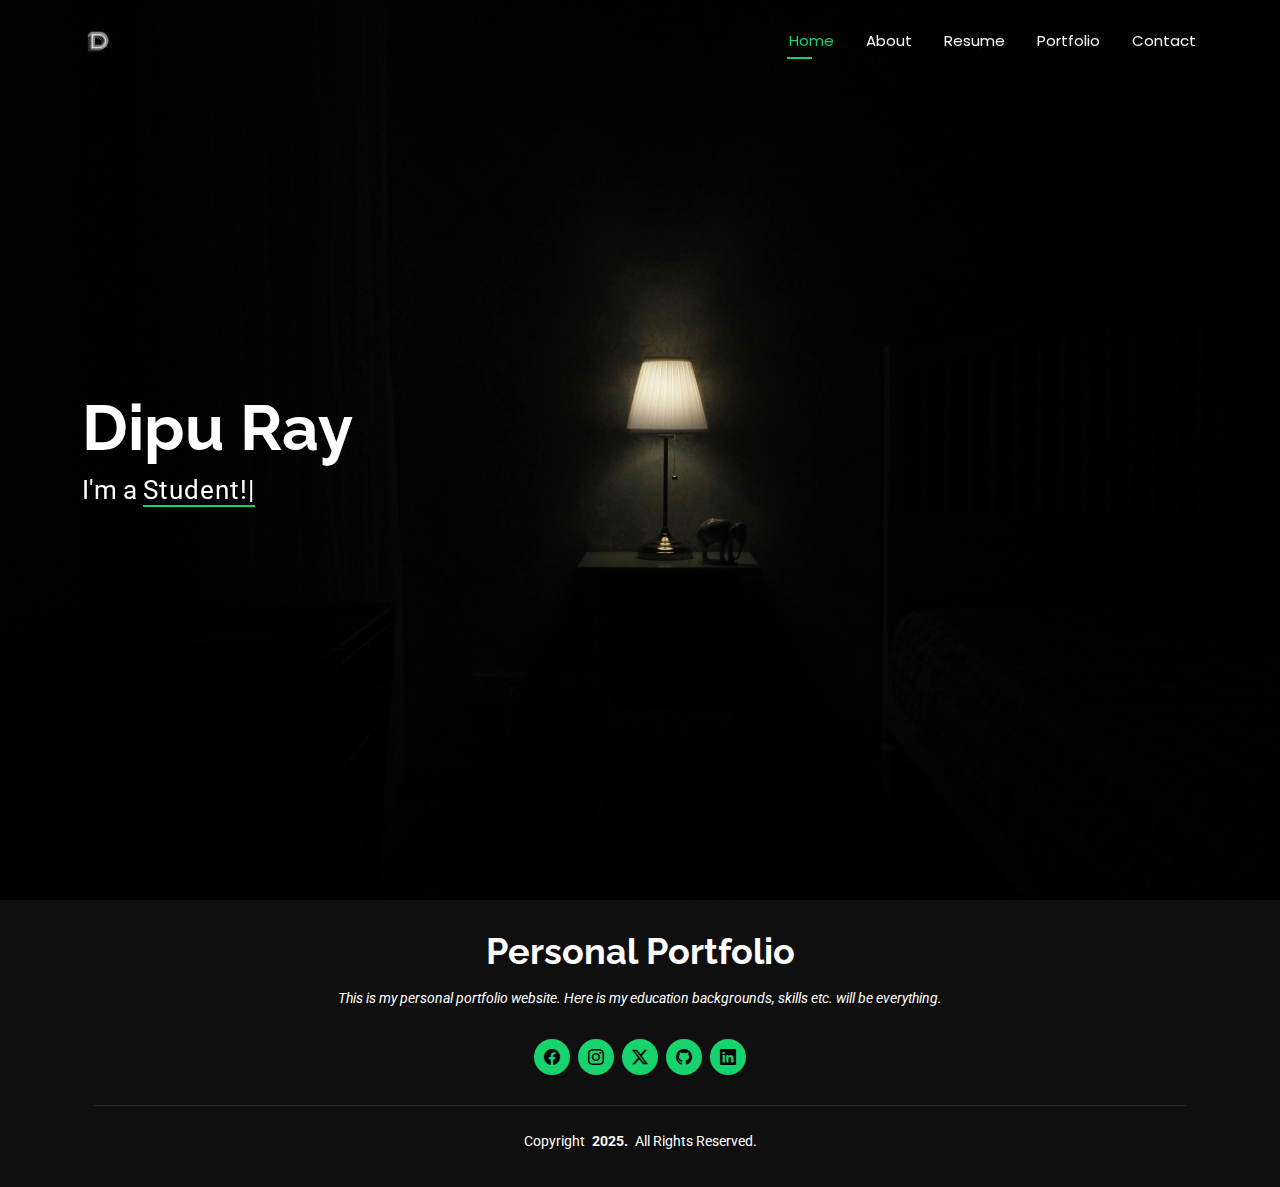
<file: index.html>
<!DOCTYPE html>
<html lang="en">
  <head>
    <meta charset="utf-8" />
    <meta content="width=device-width, initial-scale=1.0" name="viewport" />
    <title>Dipu Ray</title>
    <meta name="description" content="dipu ray, personal portfolio website" />
    <meta name="keywords" content="education, skills, experience" />

    <!-- Favicons -->
    <link href="assets/img/fav_icon.jpg" rel="icon" />
    <link href="assets/img/apple-touch-icon.png" rel="apple-touch-icon" />

    <!-- Fonts -->
    <link href="https://fonts.googleapis.com" rel="preconnect" />
    <link href="https://fonts.gstatic.com" rel="preconnect" crossorigin />
    <link
      href="https://fonts.googleapis.com/css2?family=Roboto:ital,wght@0,100;0,300;0,400;0,500;0,700;0,900;1,100;1,300;1,400;1,500;1,700;1,900&family=Poppins:ital,wght@0,100;0,200;0,300;0,400;0,500;0,600;0,700;0,800;0,900;1,100;1,200;1,300;1,400;1,500;1,600;1,700;1,800;1,900&family=Raleway:ital,wght@0,100;0,200;0,300;0,400;0,500;0,600;0,700;0,800;0,900;1,100;1,200;1,300;1,400;1,500;1,600;1,700;1,800;1,900&display=swap"
      rel="stylesheet"
    />

    <!-- Vendor CSS Files -->
    <link
      href="assets/vendor/bootstrap/css/bootstrap.min.css"
      rel="stylesheet"
    />
    <link
      href="assets/vendor/bootstrap-icons/bootstrap-icons.css"
      rel="stylesheet"
    />
    <link href="assets/vendor/aos/aos.css" rel="stylesheet" />
    <link href="assets/vendor/swiper/swiper-bundle.min.css" rel="stylesheet" />
    <link
      href="assets/vendor/glightbox/css/glightbox.min.css"
      rel="stylesheet"
    />

    <!-- Main CSS File -->
    <link href="assets/css/main.css" rel="stylesheet" />
  </head>

  <body class="index-page">
    <header id="header" class="header d-flex align-items-center fixed-top">
      <div
        class="container-fluid container-xl position-relative d-flex align-items-center justify-content-between"
      >
        <a href="index.html" class="logo d-flex align-items-center">
          <img src="assets/img/logo.png" alt="" />
          <!-- <h1 class="sitename">Personal</h1> -->
        </a>

        <nav id="navmenu" class="navmenu">
          <ul>
            <li><a href="index.html" class="active">Home</a></li>
            <li><a href="about.html">About</a></li>
            <li><a href="resume.html">Resume</a></li>
            <li><a href="portfolio.html">Portfolio</a></li>
            <li><a href="contact.html">Contact</a></li>
          </ul>
          <i class="mobile-nav-toggle d-xl-none bi bi-list"></i>
        </nav>
      </div>
    </header>

    <main class="main">
      <!-- Hero Section -->
      <section id="hero" class="hero section dark-background">
        <img src="assets/img/hero-bg.png" alt="" data-aos="fade-in" />

        <div class="container" data-aos="zoom-out" data-aos-delay="100">
          <h2>Dipu Ray</h2>
          <p>
            I'm a
            <span class="typed" data-typed-items="Student!, Lazy Programmer!"
              >Student!</span
            ><span class="typed-cursor typed-cursor--blink"></span>
          </p>
          <!-- <div class="social-links">
          <a href="#"><i class="bi bi-twitter-x"></i></a>
          <a href="#"><i class="bi bi-facebook"></i></a>
          <a href="#"><i class="bi bi-instagram"></i></a>
          <a href="#"><i class="bi bi-linkedin"></i></a>
        </div> -->
        </div>
      </section>
      <!-- /Hero Section -->
    </main>

    <footer id="footer" class="footer dark-background">
      <div class="container">
        <h3 class="sitename">Personal Portfolio</h3>
        <p>This is my personal portfolio website. Here is my education backgrounds, skills etc. will be everything.</p>
        <div class="social-links d-flex justify-content-center">
          <a href="https://web.facebook.com/dipu.591" target="_blank"><i class="bi bi-facebook"></i></a>
          <a href="https://www.instagram.com/dipu_ray.16/" target="_blank"><i class="bi bi-instagram"></i></a>
          <a href="https://x.com/dipu_ray23" target="_blank"><i class="bi bi-twitter-x"></i></a>
          <a href="https://github.com/dipu-ray" target="_blank"><i class="bi bi-github"></i></a>
          <a href="https://www.linkedin.com/in/dipu-ray/" target="_blank"><i class="bi bi-linkedin"></i></a>
        </div>
        <div class="container">
          <div class="copyright">
            <span>Copyright</span>
            <strong class="px-1 sitename">2025.</strong>
            <span>All Rights Reserved.</span>
          </div>
          <div class="credits">
            <!-- credit or designed by section -->
          </div>
        </div>
      </div>
    </footer>

    <!-- Scroll Top -->
    <a
      href="#"
      id="scroll-top"
      class="scroll-top d-flex align-items-center justify-content-center"
      ><i class="bi bi-arrow-up-short"></i
    ></a>

    <!-- Preloader -->
    <div id="preloader"></div>

    <!-- Vendor JS Files -->
    <script src="assets/vendor/bootstrap/js/bootstrap.bundle.min.js"></script>
    <script src="assets/vendor/php-email-form/validate.js"></script>
    <script src="assets/vendor/aos/aos.js"></script>
    <script src="assets/vendor/typed.js/typed.umd.js"></script>
    <script src="assets/vendor/purecounter/purecounter_vanilla.js"></script>
    <script src="assets/vendor/waypoints/noframework.waypoints.js"></script>
    <script src="assets/vendor/swiper/swiper-bundle.min.js"></script>
    <script src="assets/vendor/glightbox/js/glightbox.min.js"></script>
    <script src="assets/vendor/imagesloaded/imagesloaded.pkgd.min.js"></script>
    <script src="assets/vendor/isotope-layout/isotope.pkgd.min.js"></script>

    <!-- Main JS File -->
    <script src="assets/js/main.js"></script>
  </body>
</html>
</file>
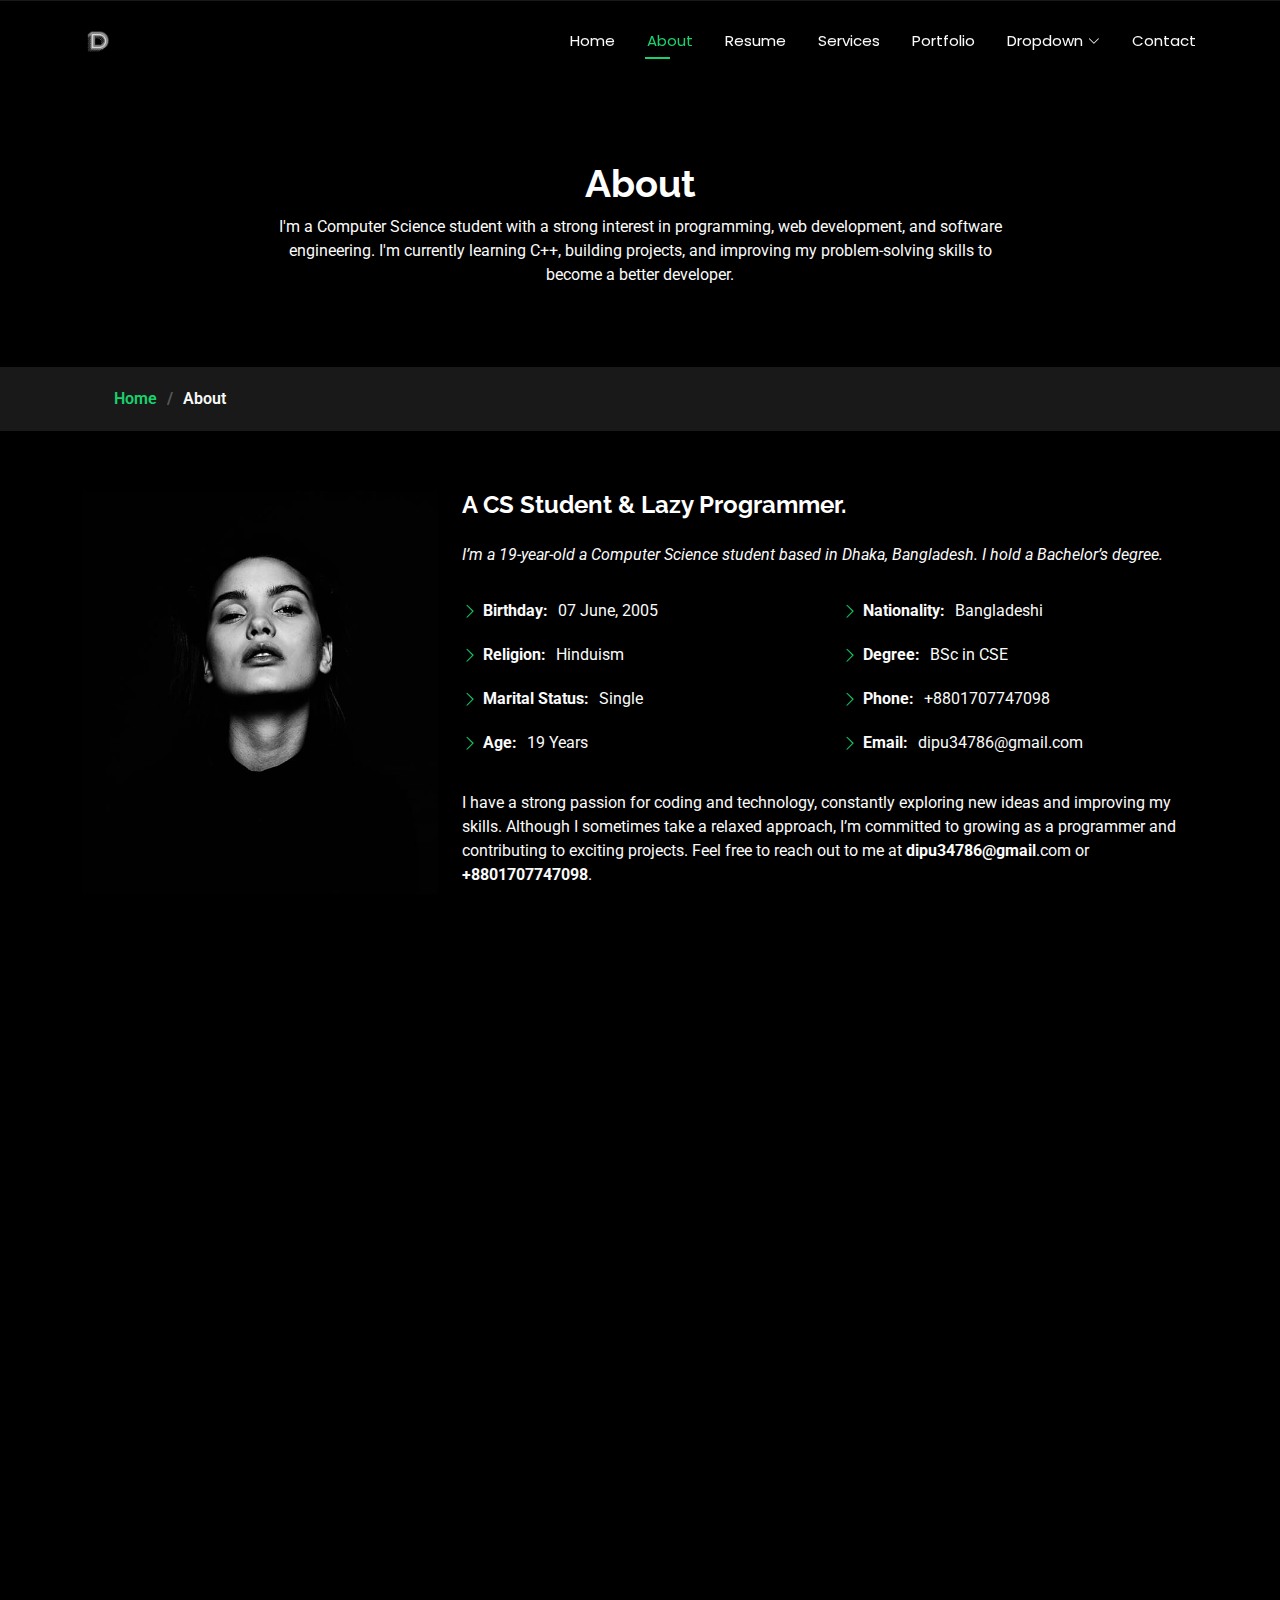
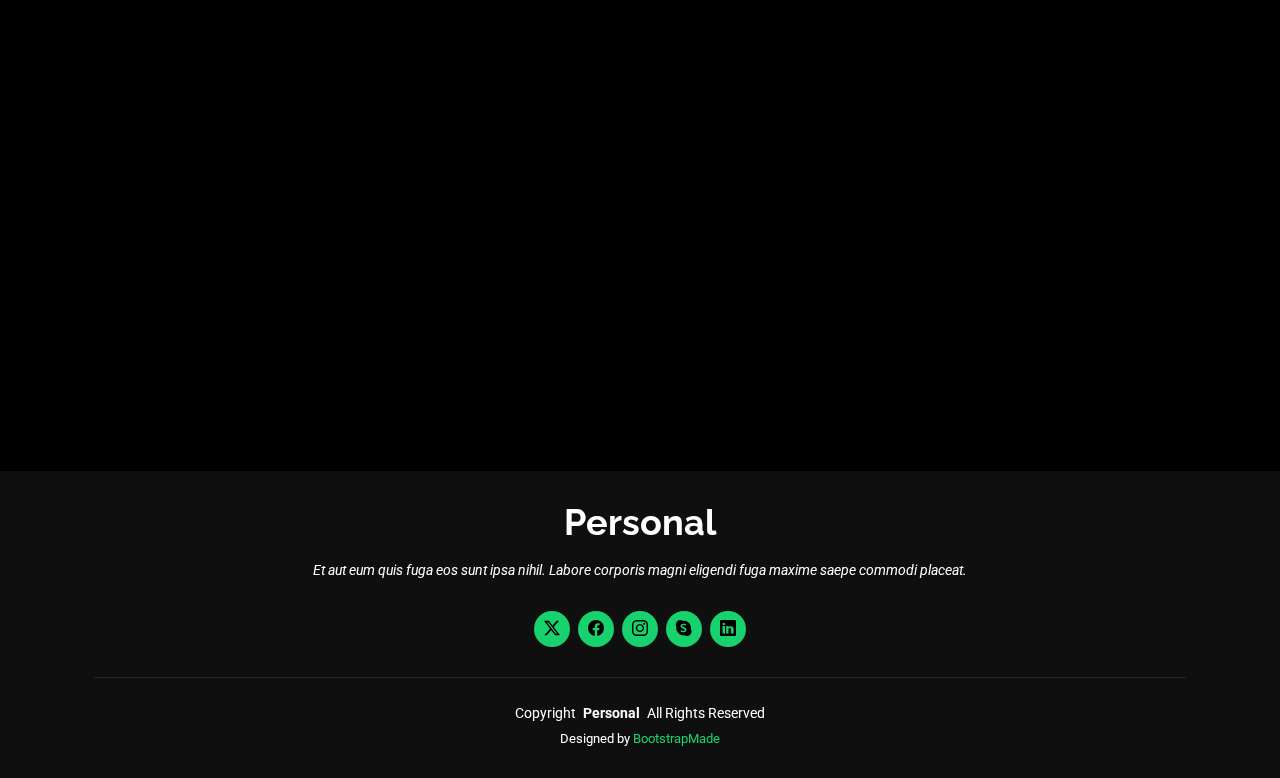
<file: about.html>
<!DOCTYPE html>
<html lang="en">
  <head>
    <meta charset="utf-8" />
    <meta content="width=device-width, initial-scale=1.0" name="viewport" />
    <title>Dipu Ray</title>
    <meta name="description" content="dipu ray, personal portfolio website" />
    <meta name="keywords" content="education, skills, experience" />

    <!-- Favicons -->
    <link href="assets/img/fav_icon.jpg" rel="icon" />
    <link href="assets/img/apple-touch-icon.png" rel="apple-touch-icon" />

    <!-- Fonts -->
    <link href="https://fonts.googleapis.com" rel="preconnect" />
    <link href="https://fonts.gstatic.com" rel="preconnect" crossorigin />
    <link
      href="https://fonts.googleapis.com/css2?family=Roboto:ital,wght@0,100;0,300;0,400;0,500;0,700;0,900;1,100;1,300;1,400;1,500;1,700;1,900&family=Poppins:ital,wght@0,100;0,200;0,300;0,400;0,500;0,600;0,700;0,800;0,900;1,100;1,200;1,300;1,400;1,500;1,600;1,700;1,800;1,900&family=Raleway:ital,wght@0,100;0,200;0,300;0,400;0,500;0,600;0,700;0,800;0,900;1,100;1,200;1,300;1,400;1,500;1,600;1,700;1,800;1,900&display=swap"
      rel="stylesheet"
    />

    <!-- Vendor CSS Files -->
    <link
      href="assets/vendor/bootstrap/css/bootstrap.min.css"
      rel="stylesheet"
    />
    <link
      href="assets/vendor/bootstrap-icons/bootstrap-icons.css"
      rel="stylesheet"
    />
    <link href="assets/vendor/aos/aos.css" rel="stylesheet" />
    <link href="assets/vendor/swiper/swiper-bundle.min.css" rel="stylesheet" />
    <link
      href="assets/vendor/glightbox/css/glightbox.min.css"
      rel="stylesheet"
    />

    <!-- Main CSS File -->
    <link href="assets/css/main.css" rel="stylesheet" />
  </head>

  <body class="about-page">
    <header id="header" class="header d-flex align-items-center fixed-top">
      <div
        class="container-fluid container-xl position-relative d-flex align-items-center justify-content-between"
      >
        <a href="index.html" class="logo d-flex align-items-center">
          <img src="assets/img/logo.png" alt="" />
          <!-- <h1 class="sitename">Personal</h1> -->
        </a>

        <nav id="navmenu" class="navmenu">
          <ul>
            <li><a href="index.html">Home</a></li>
            <li><a href="about.html" class="active">About</a></li>
            <li><a href="resume.html">Resume</a></li>
            <li><a href="services.html">Services</a></li>
            <li><a href="portfolio.html">Portfolio</a></li>
            <li class="dropdown">
              <a href="#"
                ><span>Dropdown</span>
                <i class="bi bi-chevron-down toggle-dropdown"></i
              ></a>
              <ul>
                <li><a href="#">Dropdown 1</a></li>
                <li class="dropdown">
                  <a href="#"
                    ><span>Deep Dropdown</span>
                    <i class="bi bi-chevron-down toggle-dropdown"></i
                  ></a>
                  <ul>
                    <li><a href="#">Deep Dropdown 1</a></li>
                    <li><a href="#">Deep Dropdown 2</a></li>
                    <li><a href="#">Deep Dropdown 3</a></li>
                    <li><a href="#">Deep Dropdown 4</a></li>
                    <li><a href="#">Deep Dropdown 5</a></li>
                  </ul>
                </li>
                <li><a href="#">Dropdown 2</a></li>
                <li><a href="#">Dropdown 3</a></li>
                <li><a href="#">Dropdown 4</a></li>
              </ul>
            </li>
            <li><a href="contact.html">Contact</a></li>
          </ul>
          <i class="mobile-nav-toggle d-xl-none bi bi-list"></i>
        </nav>
      </div>
    </header>

    <main class="main">
      <!-- Page Title -->
      <div class="page-title" data-aos="fade">
        <div class="heading">
          <div class="container">
            <div class="row d-flex justify-content-center text-center">
              <div class="col-lg-8">
                <h1>About</h1>
                <p class="mb-0">
                  I'm a Computer Science student with a strong interest in
                  programming, web development, and software engineering. I'm
                  currently learning C++, building projects, and improving my
                  problem-solving skills to become a better developer.
                </p>
              </div>
            </div>
          </div>
        </div>
        <nav class="breadcrumbs">
          <div class="container">
            <ol>
              <li><a href="index.html">Home</a></li>
              <li class="current">About</li>
            </ol>
          </div>
        </nav>
      </div>
      <!-- End Page Title -->

      <!-- About Section -->
      <section id="about" class="about section">
        <div class="container" data-aos="fade-up" data-aos-delay="100">
          <div class="row gy-4 justify-content-center">
            <div class="col-lg-4">
              <img src="assets/img/profile-img.jpg" class="img-fluid" alt="" />
            </div>
            <div class="col-lg-8 content">
              <h2>A CS Student &amp; Lazy Programmer.</h2>
              <p class="fst-italic py-3">
                I’m a 19-year-old a Computer Science student based in Dhaka,
                Bangladesh. I hold a Bachelor’s degree.
              </p>
              <div class="row">
                <div class="col-lg-6">
                  <ul>
                    <li>
                      <i class="bi bi-chevron-right"></i>
                      <strong>Birthday:</strong> <span>07 June, 2005</span>
                    </li>
                    <li>
                      <i class="bi bi-chevron-right"></i>
                      <strong>Religion:</strong> <span>Hinduism</span>
                    </li>
                    <li>
                      <i class="bi bi-chevron-right"></i>
                      <strong>Marital Status:</strong> <span>Single</span>
                    </li>
                    <li>
                      <i class="bi bi-chevron-right"></i> <strong>Age:</strong>
                      <span>19 Years</span>
                    </li>
                  </ul>
                </div>
                <div class="col-lg-6">
                  <ul>
                    <li>
                      <i class="bi bi-chevron-right"></i>
                      <strong>Nationality:</strong> <span>Bangladeshi</span>
                    </li>
                    <li>
                      <i class="bi bi-chevron-right"></i>
                      <strong>Degree:</strong> <span>BSc in CSE</span>
                    </li>
                    <li>
                      <i class="bi bi-chevron-right"></i>
                      <strong>Phone:</strong> <span>+8801707747098</span>
                    </li>
                    <li>
                      <i class="bi bi-chevron-right"></i>
                      <strong>Email:</strong> <span>dipu34786@gmail.com</span>
                    </li>
                  </ul>
                </div>
              </div>
              <p class="py-3">
                I have a strong passion for coding and technology, constantly
                exploring new ideas and improving my skills. Although I
                sometimes take a relaxed approach, I’m committed to growing as a
                programmer and contributing to exciting projects. Feel free to
                reach out to me at <strong>dipu34786@gmail</strong>.com or
                <strong>+8801707747098</strong>.
              </p>
            </div>
          </div>
        </div>
      </section>
      <!-- /About Section -->

      <!-- Skills Section -->
      <section id="skills" class="skills section">
        <!-- Section Title -->
        <div class="container section-title" data-aos="fade-up">
          <h2>Skills</h2>
          <div>
            <span>My</span> <span class="description-title">Skills</span>
          </div>
        </div>
        <!-- End Section Title -->

        <div class="container" data-aos="fade-up" data-aos-delay="100">
          <div class="row skills-content skills-animation">
            <div class="col-lg-6">
              <div class="progress">
                <span class="skill"
                  ><span>HTML</span> <i class="val">95%</i></span
                >
                <div class="progress-bar-wrap">
                  <div
                    class="progress-bar"
                    role="progressbar"
                    aria-valuenow="95"
                    aria-valuemin="0"
                    aria-valuemax="100"
                  ></div>
                </div>
              </div>
              <!-- End Skills Item -->

              <div class="progress">
                <span class="skill"
                  ><span>CSS</span> <i class="val">90%</i></span
                >
                <div class="progress-bar-wrap">
                  <div
                    class="progress-bar"
                    role="progressbar"
                    aria-valuenow="90"
                    aria-valuemin="0"
                    aria-valuemax="100"
                  ></div>
                </div>
              </div>
              <!-- End Skills Item -->

              <div class="progress">
                <span class="skill"
                  ><span>Bootstrap</span> <i class="val">90%</i></span
                >
                <div class="progress-bar-wrap">
                  <div
                    class="progress-bar"
                    role="progressbar"
                    aria-valuenow="90"
                    aria-valuemin="0"
                    aria-valuemax="100"
                  ></div>
                </div>
              </div>
              <!-- End Skills Item -->

              <div class="progress">
                <span class="skill"
                  ><span>Tailwind CSS</span> <i class="val">80%</i></span
                >
                <div class="progress-bar-wrap">
                  <div
                    class="progress-bar"
                    role="progressbar"
                    aria-valuenow="80"
                    aria-valuemin="0"
                    aria-valuemax="100"
                  ></div>
                </div>
              </div>
              <!-- End Skills Item -->

              <div class="progress">
                <span class="skill"
                  ><span>JavaScript</span> <i class="val">60%</i></span
                >
                <div class="progress-bar-wrap">
                  <div
                    class="progress-bar"
                    role="progressbar"
                    aria-valuenow="60"
                    aria-valuemin="0"
                    aria-valuemax="100"
                  ></div>
                </div>
              </div>
              <!-- End Skills Item -->
              
              <div class="progress">
                <span class="skill"
                  ><span>ReactJS</span> <i class="val">40%</i></span
                >
                <div class="progress-bar-wrap">
                  <div
                    class="progress-bar"
                    role="progressbar"
                    aria-valuenow="40"
                    aria-valuemin="0"
                    aria-valuemax="100"
                  ></div>
                </div>
              </div>
              <!-- End Skills Item -->
            </div>

            <div class="col-lg-6">
              <div class="progress">
                <span class="skill"
                  ><span>Git and GitHub</span> <i class="val">95%</i></span
                >
                <div class="progress-bar-wrap">
                  <div
                    class="progress-bar"
                    role="progressbar"
                    aria-valuenow="95"
                    aria-valuemin="0"
                    aria-valuemax="100"
                  ></div>
                </div>
              </div>
              <div class="progress">
                <span class="skill"
                  ><span>Python</span> <i class="val">80%</i></span
                >
                <div class="progress-bar-wrap">
                  <div
                    class="progress-bar"
                    role="progressbar"
                    aria-valuenow="80"
                    aria-valuemin="0"
                    aria-valuemax="100"
                  ></div>
                </div>
              </div>
              <!-- End Skills Item -->

              <div class="progress">
                <span class="skill"
                  ><span>Django</span> <i class="val">85%</i></span
                >
                <div class="progress-bar-wrap">
                  <div
                    class="progress-bar"
                    role="progressbar"
                    aria-valuenow="85"
                    aria-valuemin="0"
                    aria-valuemax="100"
                  ></div>
                </div>
              </div>
              <!-- End Skills Item -->

              <div class="progress">
                <span class="skill"
                  ><span>C</span> <i class="val">90%</i></span
                >
                <div class="progress-bar-wrap">
                  <div
                    class="progress-bar"
                    role="progressbar"
                    aria-valuenow="90"
                    aria-valuemin="0"
                    aria-valuemax="100"
                  ></div>
                </div>
              </div>
              <!-- End Skills Item -->

              <div class="progress">
                <span class="skill"
                  ><span>C++</span> <i class="val">90%</i></span
                >
                <div class="progress-bar-wrap">
                  <div
                    class="progress-bar"
                    role="progressbar"
                    aria-valuenow="90"
                    aria-valuemin="0"
                    aria-valuemax="100"
                  ></div>
                </div>
              </div>
              <!-- End Skills Item -->
              
              <div class="progress">
                <span class="skill"
                  ><span>Data Structures and Algorithms</span> <i class="val">30%</i></span
                >
                <div class="progress-bar-wrap">
                  <div
                    class="progress-bar"
                    role="progressbar"
                    aria-valuenow="30"
                    aria-valuemin="0"
                    aria-valuemax="100"
                  ></div>
                </div>
              </div>
              <!-- End Skills Item -->
            </div>
          </div>
        </div>
      </section>
      <!-- /Skills Section -->

      <!-- Interests Section -->
      <section id="interests" class="interests section">
        <!-- Section Title -->
        <div class="container section-title" data-aos="fade-up">
          <h2>Feature</h2>
          <div>
            <span>I'm</span>
            <span class="description-title">interested in</span>
          </div>
        </div>
        <!-- End Section Title -->

        <div class="container">
          <div class="row gy-4">
            <div
              class="col-lg-3 col-md-4"
              data-aos="fade-up"
              data-aos-delay="100"
            >
              <div class="features-item">
                <i class="bi bi-eye" style="color: #ffbb2c"></i>
                <h3><a href="" class="stretched-link">Lorem Ipsum</a></h3>
              </div>
            </div>
            <!-- End Feature Item -->

            <div
              class="col-lg-3 col-md-4"
              data-aos="fade-up"
              data-aos-delay="200"
            >
              <div class="features-item">
                <i class="bi bi-infinity" style="color: #5578ff"></i>
                <h3><a href="" class="stretched-link">Dolor Sitema</a></h3>
              </div>
            </div>
            <!-- End Feature Item -->

            <div
              class="col-lg-3 col-md-4"
              data-aos="fade-up"
              data-aos-delay="300"
            >
              <div class="features-item">
                <i class="bi bi-mortarboard" style="color: #e80368"></i>
                <h3><a href="" class="stretched-link">Sed perspiciatis</a></h3>
              </div>
            </div>
            <!-- End Feature Item -->

            <div
              class="col-lg-3 col-md-4"
              data-aos="fade-up"
              data-aos-delay="400"
            >
              <div class="features-item">
                <i class="bi bi-nut" style="color: #e361ff"></i>
                <h3><a href="" class="stretched-link">Magni Dolores</a></h3>
              </div>
            </div>
            <!-- End Feature Item -->

            <div
              class="col-lg-3 col-md-4"
              data-aos="fade-up"
              data-aos-delay="500"
            >
              <div class="features-item">
                <i class="bi bi-shuffle" style="color: #47aeff"></i>
                <h3><a href="" class="stretched-link">Nemo Enim</a></h3>
              </div>
            </div>
            <!-- End Feature Item -->

            <div
              class="col-lg-3 col-md-4"
              data-aos="fade-up"
              data-aos-delay="600"
            >
              <div class="features-item">
                <i class="bi bi-star" style="color: #ffa76e"></i>
                <h3><a href="" class="stretched-link">Eiusmod Tempor</a></h3>
              </div>
            </div>
            <!-- End Feature Item -->

            <div
              class="col-lg-3 col-md-4"
              data-aos="fade-up"
              data-aos-delay="700"
            >
              <div class="features-item">
                <i class="bi bi-x-diamond" style="color: #11dbcf"></i>
                <h3><a href="" class="stretched-link">Midela Teren</a></h3>
              </div>
            </div>
            <!-- End Feature Item -->

            <div
              class="col-lg-3 col-md-4"
              data-aos="fade-up"
              data-aos-delay="800"
            >
              <div class="features-item">
                <i class="bi bi-camera-video" style="color: #4233ff"></i>
                <h3><a href="" class="stretched-link">Pira Neve</a></h3>
              </div>
            </div>
            <!-- End Feature Item -->

            <div
              class="col-lg-3 col-md-4"
              data-aos="fade-up"
              data-aos-delay="900"
            >
              <div class="features-item">
                <i class="bi bi-command" style="color: #b2904f"></i>
                <h3><a href="" class="stretched-link">Dirada Pack</a></h3>
              </div>
            </div>
            <!-- End Feature Item -->

            <div
              class="col-lg-3 col-md-4"
              data-aos="fade-up"
              data-aos-delay="1000"
            >
              <div class="features-item">
                <i class="bi bi-dribbble" style="color: #b20969"></i>
                <h3><a href="" class="stretched-link">Moton Ideal</a></h3>
              </div>
            </div>
            <!-- End Feature Item -->

            <div
              class="col-lg-3 col-md-4"
              data-aos="fade-up"
              data-aos-delay="1100"
            >
              <div class="features-item">
                <i class="bi bi-activity" style="color: #ff5828"></i>
                <h3><a href="" class="stretched-link">Verdo Park</a></h3>
              </div>
            </div>
            <!-- End Feature Item -->

            <div
              class="col-lg-3 col-md-4"
              data-aos="fade-up"
              data-aos-delay="1200"
            >
              <div class="features-item">
                <i class="bi bi-brightness-high" style="color: #29cc61"></i>
                <h3><a href="" class="stretched-link">Flavor Nivelanda</a></h3>
              </div>
            </div>
            <!-- End Feature Item -->
          </div>
        </div>
      </section>
      <!-- /Interests Section -->
    </main>

    <footer id="footer" class="footer dark-background">
      <div class="container">
        <h3 class="sitename">Personal</h3>
        <p>
          Et aut eum quis fuga eos sunt ipsa nihil. Labore corporis magni
          eligendi fuga maxime saepe commodi placeat.
        </p>
        <div class="social-links d-flex justify-content-center">
          <a href=""><i class="bi bi-twitter-x"></i></a>
          <a href=""><i class="bi bi-facebook"></i></a>
          <a href=""><i class="bi bi-instagram"></i></a>
          <a href=""><i class="bi bi-skype"></i></a>
          <a href=""><i class="bi bi-linkedin"></i></a>
        </div>
        <div class="container">
          <div class="copyright">
            <span>Copyright</span>
            <strong class="px-1 sitename">Personal</strong>
            <span>All Rights Reserved</span>
          </div>
          <div class="credits">
            <!-- All the links in the footer should remain intact. -->
            <!-- You can delete the links only if you've purchased the pro version. -->
            <!-- Licensing information: https://bootstrapmade.com/license/ -->
            <!-- Purchase the pro version with working PHP/AJAX contact form: [buy-url] -->
            Designed by <a href="https://bootstrapmade.com/">BootstrapMade</a>
          </div>
        </div>
      </div>
    </footer>

    <!-- Scroll Top -->
    <a
      href="#"
      id="scroll-top"
      class="scroll-top d-flex align-items-center justify-content-center"
      ><i class="bi bi-arrow-up-short"></i
    ></a>

    <!-- Preloader -->
    <div id="preloader"></div>

    <!-- Vendor JS Files -->
    <script src="assets/vendor/bootstrap/js/bootstrap.bundle.min.js"></script>
    <script src="assets/vendor/php-email-form/validate.js"></script>
    <script src="assets/vendor/aos/aos.js"></script>
    <script src="assets/vendor/typed.js/typed.umd.js"></script>
    <script src="assets/vendor/purecounter/purecounter_vanilla.js"></script>
    <script src="assets/vendor/waypoints/noframework.waypoints.js"></script>
    <script src="assets/vendor/swiper/swiper-bundle.min.js"></script>
    <script src="assets/vendor/glightbox/js/glightbox.min.js"></script>
    <script src="assets/vendor/imagesloaded/imagesloaded.pkgd.min.js"></script>
    <script src="assets/vendor/isotope-layout/isotope.pkgd.min.js"></script>

    <!-- Main JS File -->
    <script src="assets/js/main.js"></script>
  </body>
</html>
</file>
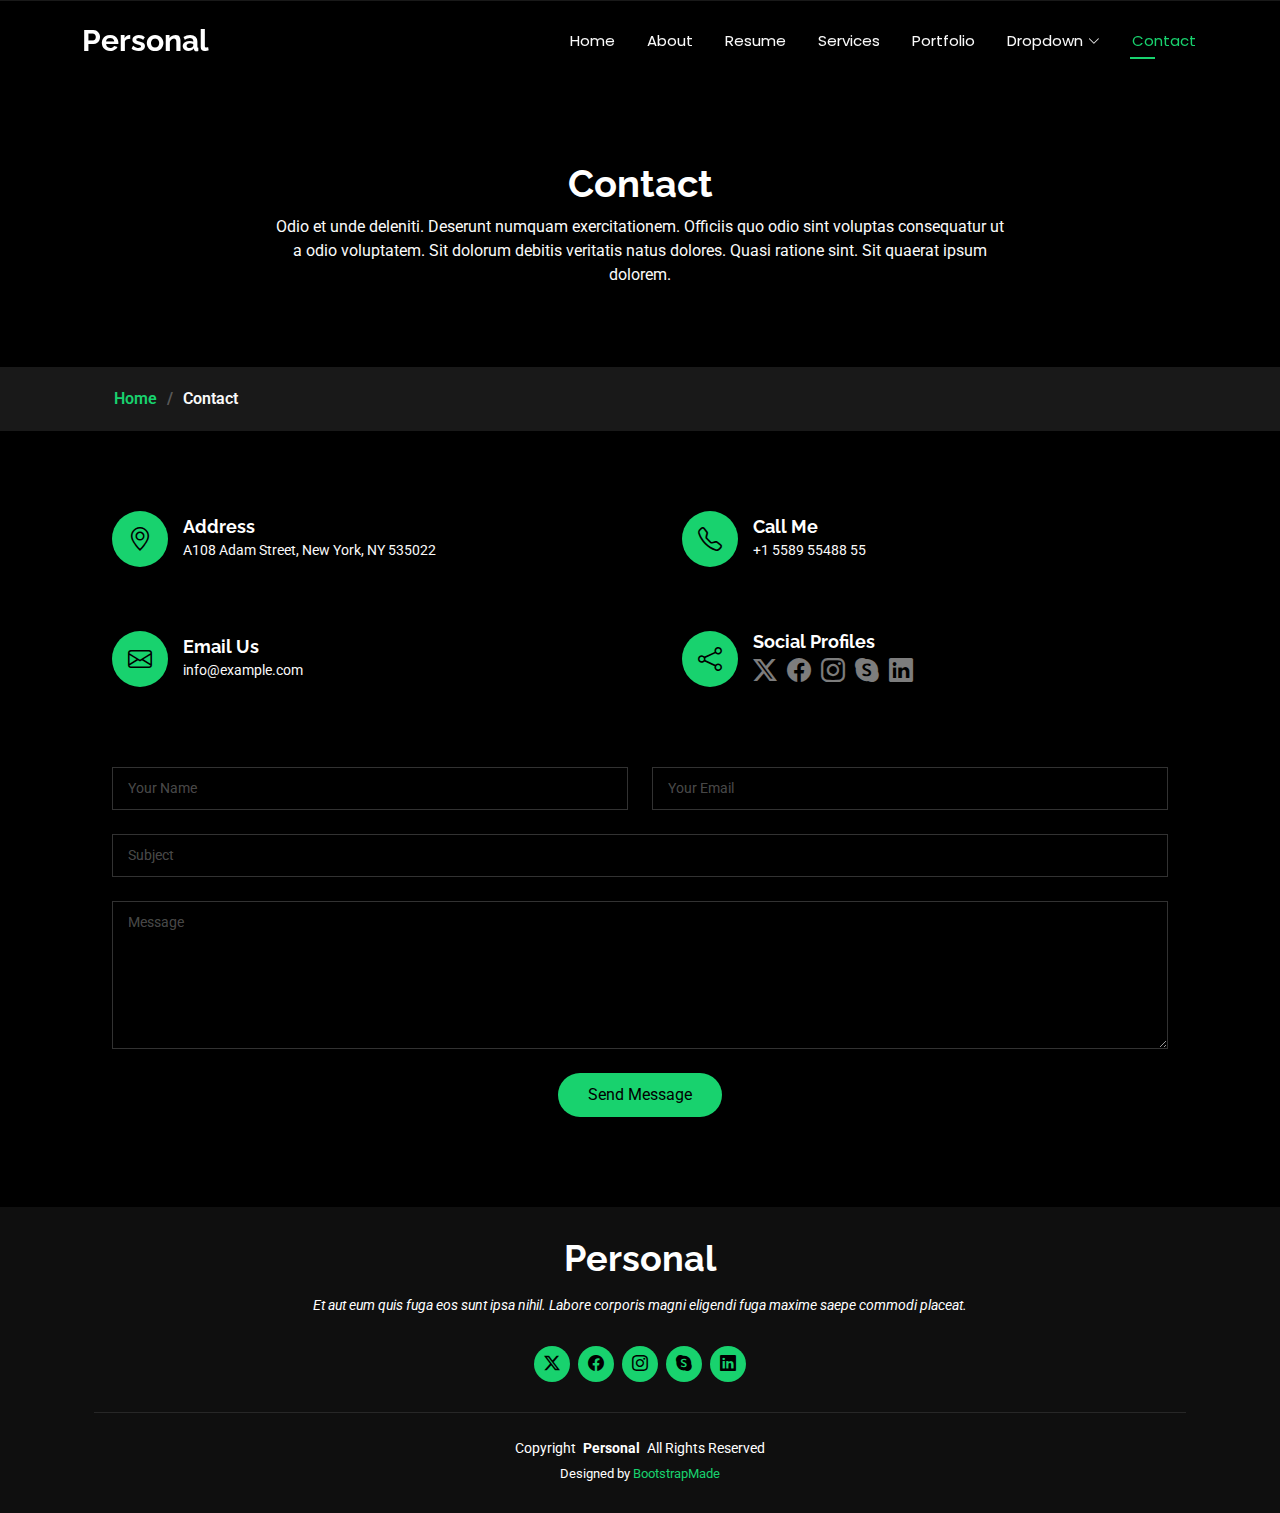
<file: contact.html>
<!DOCTYPE html>
<html lang="en">

<head>
  <meta charset="utf-8">
  <meta content="width=device-width, initial-scale=1.0" name="viewport">
  <title>Contact - Personal Bootstrap Template</title>
  <meta name="description" content="">
  <meta name="keywords" content="">

  <!-- Favicons -->
  <link href="assets/img/favicon.png" rel="icon">
  <link href="assets/img/apple-touch-icon.png" rel="apple-touch-icon">

  <!-- Fonts -->
  <link href="https://fonts.googleapis.com" rel="preconnect">
  <link href="https://fonts.gstatic.com" rel="preconnect" crossorigin>
  <link href="https://fonts.googleapis.com/css2?family=Roboto:ital,wght@0,100;0,300;0,400;0,500;0,700;0,900;1,100;1,300;1,400;1,500;1,700;1,900&family=Poppins:ital,wght@0,100;0,200;0,300;0,400;0,500;0,600;0,700;0,800;0,900;1,100;1,200;1,300;1,400;1,500;1,600;1,700;1,800;1,900&family=Raleway:ital,wght@0,100;0,200;0,300;0,400;0,500;0,600;0,700;0,800;0,900;1,100;1,200;1,300;1,400;1,500;1,600;1,700;1,800;1,900&display=swap" rel="stylesheet">

  <!-- Vendor CSS Files -->
  <link href="assets/vendor/bootstrap/css/bootstrap.min.css" rel="stylesheet">
  <link href="assets/vendor/bootstrap-icons/bootstrap-icons.css" rel="stylesheet">
  <link href="assets/vendor/aos/aos.css" rel="stylesheet">
  <link href="assets/vendor/swiper/swiper-bundle.min.css" rel="stylesheet">
  <link href="assets/vendor/glightbox/css/glightbox.min.css" rel="stylesheet">

  <!-- Main CSS File -->
  <link href="assets/css/main.css" rel="stylesheet">

  <!-- =======================================================
  * Template Name: Personal
  * Template URL: https://bootstrapmade.com/personal-free-resume-bootstrap-template/
  * Updated: Aug 07 2024 with Bootstrap v5.3.3
  * Author: BootstrapMade.com
  * License: https://bootstrapmade.com/license/
  ======================================================== -->
</head>

<body class="contact-page">

  <header id="header" class="header d-flex align-items-center fixed-top">
    <div class="container-fluid container-xl position-relative d-flex align-items-center justify-content-between">

      <a href="index.html" class="logo d-flex align-items-center">
        <!-- Uncomment the line below if you also wish to use an image logo -->
        <!-- <img src="assets/img/logo.png" alt=""> -->
        <h1 class="sitename">Personal</h1>
      </a>

      <nav id="navmenu" class="navmenu">
        <ul>
          <li><a href="index.html">Home</a></li>
          <li><a href="about.html">About</a></li>
          <li><a href="resume.html">Resume</a></li>
          <li><a href="services.html">Services</a></li>
          <li><a href="portfolio.html">Portfolio</a></li>
          <li class="dropdown"><a href="#"><span>Dropdown</span> <i class="bi bi-chevron-down toggle-dropdown"></i></a>
            <ul>
              <li><a href="#">Dropdown 1</a></li>
              <li class="dropdown"><a href="#"><span>Deep Dropdown</span> <i class="bi bi-chevron-down toggle-dropdown"></i></a>
                <ul>
                  <li><a href="#">Deep Dropdown 1</a></li>
                  <li><a href="#">Deep Dropdown 2</a></li>
                  <li><a href="#">Deep Dropdown 3</a></li>
                  <li><a href="#">Deep Dropdown 4</a></li>
                  <li><a href="#">Deep Dropdown 5</a></li>
                </ul>
              </li>
              <li><a href="#">Dropdown 2</a></li>
              <li><a href="#">Dropdown 3</a></li>
              <li><a href="#">Dropdown 4</a></li>
            </ul>
          </li>
          <li><a href="contact.html" class="active">Contact</a></li>
        </ul>
        <i class="mobile-nav-toggle d-xl-none bi bi-list"></i>
      </nav>

    </div>
  </header>

  <main class="main">

    <!-- Page Title -->
    <div class="page-title" data-aos="fade">
      <div class="heading">
        <div class="container">
          <div class="row d-flex justify-content-center text-center">
            <div class="col-lg-8">
              <h1>Contact</h1>
              <p class="mb-0">Odio et unde deleniti. Deserunt numquam exercitationem. Officiis quo odio sint voluptas consequatur ut a odio voluptatem. Sit dolorum debitis veritatis natus dolores. Quasi ratione sint. Sit quaerat ipsum dolorem.</p>
            </div>
          </div>
        </div>
      </div>
      <nav class="breadcrumbs">
        <div class="container">
          <ol>
            <li><a href="index.html">Home</a></li>
            <li class="current">Contact</li>
          </ol>
        </div>
      </nav>
    </div><!-- End Page Title -->

    <!-- Contact Section -->
    <section id="contact" class="contact section">

      <div class="container" data-aos="fade-up" data-aos-delay="100">

        <div class="row gy-4">

          <div class="col-md-6">
            <div class="info-item d-flex align-items-center" data-aos="fade-up" data-aos-delay="200">
              <i class="icon bi bi-geo-alt flex-shrink-0"></i>
              <div>
                <h3>Address</h3>
                <p>A108 Adam Street, New York, NY 535022</p>
              </div>
            </div>
          </div><!-- End Info Item -->

          <div class="col-md-6">
            <div class="info-item d-flex align-items-center" data-aos="fade-up" data-aos-delay="300">
              <i class="icon bi bi-telephone flex-shrink-0"></i>
              <div>
                <h3>Call Me</h3>
                <p>+1 5589 55488 55</p>
              </div>
            </div>
          </div><!-- End Info Item -->

          <div class="col-md-6">
            <div class="info-item d-flex align-items-center" data-aos="fade-up" data-aos-delay="400">
              <i class="icon bi bi-envelope flex-shrink-0"></i>
              <div>
                <h3>Email Us</h3>
                <p>info@example.com</p>
              </div>
            </div>
          </div><!-- End Info Item -->

          <div class="col-md-6">
            <div class="info-item d-flex align-items-center" data-aos="fade-up" data-aos-delay="500">
              <i class="icon bi bi-share flex-shrink-0"></i>
              <div>
                <h3>Social Profiles</h3>
                <div class="social-links">
                  <a href="#"><i class="bi bi-twitter-x"></i></a>
                  <a href="#"><i class="bi bi-facebook"></i></a>
                  <a href="#"><i class="bi bi-instagram"></i></a>
                  <a href="#"><i class="bi bi-skype"></i></a>
                  <a href="#"><i class="bi bi-linkedin"></i></a>
                </div>
              </div>
            </div>
          </div><!-- End Info Item -->

        </div>

        <form action="forms/contact.php" method="post" class="php-email-form" data-aos="fade-up" data-aos-delay="600">
          <div class="row gy-4">

            <div class="col-md-6">
              <input type="text" name="name" class="form-control" placeholder="Your Name" required="">
            </div>

            <div class="col-md-6 ">
              <input type="email" class="form-control" name="email" placeholder="Your Email" required="">
            </div>

            <div class="col-md-12">
              <input type="text" class="form-control" name="subject" placeholder="Subject" required="">
            </div>

            <div class="col-md-12">
              <textarea class="form-control" name="message" rows="6" placeholder="Message" required=""></textarea>
            </div>

            <div class="col-md-12 text-center">
              <div class="loading">Loading</div>
              <div class="error-message"></div>
              <div class="sent-message">Your message has been sent. Thank you!</div>

              <button type="submit">Send Message</button>
            </div>

          </div>
        </form><!-- End Contact Form -->

      </div>

    </section><!-- /Contact Section -->

  </main>

  <footer id="footer" class="footer dark-background">
    <div class="container">
      <h3 class="sitename">Personal</h3>
      <p>Et aut eum quis fuga eos sunt ipsa nihil. Labore corporis magni eligendi fuga maxime saepe commodi placeat.</p>
      <div class="social-links d-flex justify-content-center">
        <a href=""><i class="bi bi-twitter-x"></i></a>
        <a href=""><i class="bi bi-facebook"></i></a>
        <a href=""><i class="bi bi-instagram"></i></a>
        <a href=""><i class="bi bi-skype"></i></a>
        <a href=""><i class="bi bi-linkedin"></i></a>
      </div>
      <div class="container">
        <div class="copyright">
          <span>Copyright</span> <strong class="px-1 sitename">Personal</strong> <span>All Rights Reserved</span>
        </div>
        <div class="credits">
          <!-- All the links in the footer should remain intact. -->
          <!-- You can delete the links only if you've purchased the pro version. -->
          <!-- Licensing information: https://bootstrapmade.com/license/ -->
          <!-- Purchase the pro version with working PHP/AJAX contact form: [buy-url] -->
          Designed by <a href="https://bootstrapmade.com/">BootstrapMade</a>
        </div>
      </div>
    </div>
  </footer>

  <!-- Scroll Top -->
  <a href="#" id="scroll-top" class="scroll-top d-flex align-items-center justify-content-center"><i class="bi bi-arrow-up-short"></i></a>

  <!-- Preloader -->
  <div id="preloader"></div>

  <!-- Vendor JS Files -->
  <script src="assets/vendor/bootstrap/js/bootstrap.bundle.min.js"></script>
  <script src="assets/vendor/php-email-form/validate.js"></script>
  <script src="assets/vendor/aos/aos.js"></script>
  <script src="assets/vendor/typed.js/typed.umd.js"></script>
  <script src="assets/vendor/purecounter/purecounter_vanilla.js"></script>
  <script src="assets/vendor/waypoints/noframework.waypoints.js"></script>
  <script src="assets/vendor/swiper/swiper-bundle.min.js"></script>
  <script src="assets/vendor/glightbox/js/glightbox.min.js"></script>
  <script src="assets/vendor/imagesloaded/imagesloaded.pkgd.min.js"></script>
  <script src="assets/vendor/isotope-layout/isotope.pkgd.min.js"></script>

  <!-- Main JS File -->
  <script src="assets/js/main.js"></script>

</body>

</html>
</file>
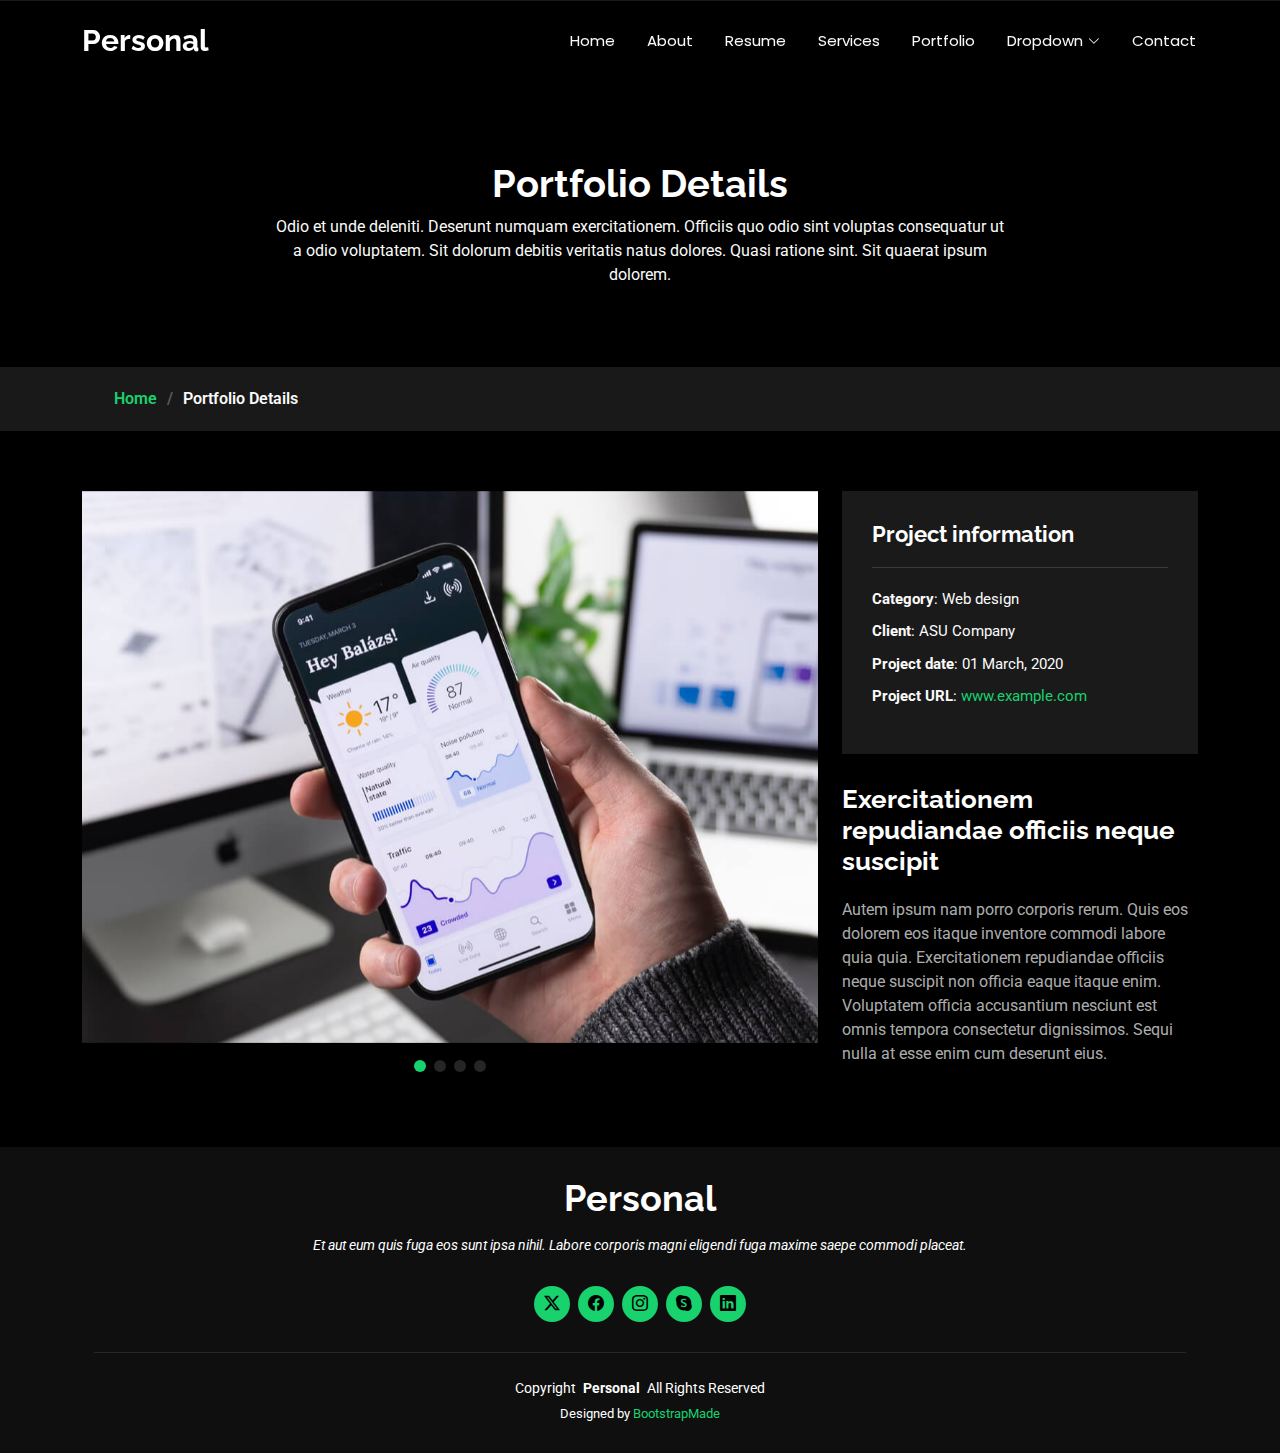
<file: portfolio-details.html>
<!DOCTYPE html>
<html lang="en">

<head>
  <meta charset="utf-8">
  <meta content="width=device-width, initial-scale=1.0" name="viewport">
  <title>Portfolio Details - Personal Bootstrap Template</title>
  <meta name="description" content="">
  <meta name="keywords" content="">

  <!-- Favicons -->
  <link href="assets/img/favicon.png" rel="icon">
  <link href="assets/img/apple-touch-icon.png" rel="apple-touch-icon">

  <!-- Fonts -->
  <link href="https://fonts.googleapis.com" rel="preconnect">
  <link href="https://fonts.gstatic.com" rel="preconnect" crossorigin>
  <link href="https://fonts.googleapis.com/css2?family=Roboto:ital,wght@0,100;0,300;0,400;0,500;0,700;0,900;1,100;1,300;1,400;1,500;1,700;1,900&family=Poppins:ital,wght@0,100;0,200;0,300;0,400;0,500;0,600;0,700;0,800;0,900;1,100;1,200;1,300;1,400;1,500;1,600;1,700;1,800;1,900&family=Raleway:ital,wght@0,100;0,200;0,300;0,400;0,500;0,600;0,700;0,800;0,900;1,100;1,200;1,300;1,400;1,500;1,600;1,700;1,800;1,900&display=swap" rel="stylesheet">

  <!-- Vendor CSS Files -->
  <link href="assets/vendor/bootstrap/css/bootstrap.min.css" rel="stylesheet">
  <link href="assets/vendor/bootstrap-icons/bootstrap-icons.css" rel="stylesheet">
  <link href="assets/vendor/aos/aos.css" rel="stylesheet">
  <link href="assets/vendor/swiper/swiper-bundle.min.css" rel="stylesheet">
  <link href="assets/vendor/glightbox/css/glightbox.min.css" rel="stylesheet">

  <!-- Main CSS File -->
  <link href="assets/css/main.css" rel="stylesheet">

  <!-- =======================================================
  * Template Name: Personal
  * Template URL: https://bootstrapmade.com/personal-free-resume-bootstrap-template/
  * Updated: Aug 07 2024 with Bootstrap v5.3.3
  * Author: BootstrapMade.com
  * License: https://bootstrapmade.com/license/
  ======================================================== -->
</head>

<body class="portfolio-details-page">

  <header id="header" class="header d-flex align-items-center fixed-top">
    <div class="container-fluid container-xl position-relative d-flex align-items-center justify-content-between">

      <a href="index.html" class="logo d-flex align-items-center">
        <!-- Uncomment the line below if you also wish to use an image logo -->
        <!-- <img src="assets/img/logo.png" alt=""> -->
        <h1 class="sitename">Personal</h1>
      </a>

      <nav id="navmenu" class="navmenu">
        <ul>
          <li><a href="index.html">Home</a></li>
          <li><a href="about.html">About</a></li>
          <li><a href="resume.html">Resume</a></li>
          <li><a href="services.html">Services</a></li>
          <li><a href="portfolio.html">Portfolio</a></li>
          <li class="dropdown"><a href="#"><span>Dropdown</span> <i class="bi bi-chevron-down toggle-dropdown"></i></a>
            <ul>
              <li><a href="#">Dropdown 1</a></li>
              <li class="dropdown"><a href="#"><span>Deep Dropdown</span> <i class="bi bi-chevron-down toggle-dropdown"></i></a>
                <ul>
                  <li><a href="#">Deep Dropdown 1</a></li>
                  <li><a href="#">Deep Dropdown 2</a></li>
                  <li><a href="#">Deep Dropdown 3</a></li>
                  <li><a href="#">Deep Dropdown 4</a></li>
                  <li><a href="#">Deep Dropdown 5</a></li>
                </ul>
              </li>
              <li><a href="#">Dropdown 2</a></li>
              <li><a href="#">Dropdown 3</a></li>
              <li><a href="#">Dropdown 4</a></li>
            </ul>
          </li>
          <li><a href="contact.html">Contact</a></li>
        </ul>
        <i class="mobile-nav-toggle d-xl-none bi bi-list"></i>
      </nav>

    </div>
  </header>

  <main class="main">

    <!-- Page Title -->
    <div class="page-title" data-aos="fade">
      <div class="heading">
        <div class="container">
          <div class="row d-flex justify-content-center text-center">
            <div class="col-lg-8">
              <h1>Portfolio Details</h1>
              <p class="mb-0">Odio et unde deleniti. Deserunt numquam exercitationem. Officiis quo odio sint voluptas consequatur ut a odio voluptatem. Sit dolorum debitis veritatis natus dolores. Quasi ratione sint. Sit quaerat ipsum dolorem.</p>
            </div>
          </div>
        </div>
      </div>
      <nav class="breadcrumbs">
        <div class="container">
          <ol>
            <li><a href="index.html">Home</a></li>
            <li class="current">Portfolio Details</li>
          </ol>
        </div>
      </nav>
    </div><!-- End Page Title -->

    <!-- Portfolio Details Section -->
    <section id="portfolio-details" class="portfolio-details section">

      <div class="container" data-aos="fade-up" data-aos-delay="100">

        <div class="row gy-4">

          <div class="col-lg-8">
            <div class="portfolio-details-slider swiper init-swiper">

              <script type="application/json" class="swiper-config">
                {
                  "loop": true,
                  "speed": 600,
                  "autoplay": {
                    "delay": 5000
                  },
                  "slidesPerView": "auto",
                  "pagination": {
                    "el": ".swiper-pagination",
                    "type": "bullets",
                    "clickable": true
                  }
                }
              </script>

              <div class="swiper-wrapper align-items-center">

                <div class="swiper-slide">
                  <img src="assets/img/portfolio/app-1.jpg" alt="">
                </div>

                <div class="swiper-slide">
                  <img src="assets/img/portfolio/product-1.jpg" alt="">
                </div>

                <div class="swiper-slide">
                  <img src="assets/img/portfolio/branding-1.jpg" alt="">
                </div>

                <div class="swiper-slide">
                  <img src="assets/img/portfolio/books-1.jpg" alt="">
                </div>

              </div>
              <div class="swiper-pagination"></div>
            </div>
          </div>

          <div class="col-lg-4">
            <div class="portfolio-info" data-aos="fade-up" data-aos-delay="200">
              <h3>Project information</h3>
              <ul>
                <li><strong>Category</strong>: Web design</li>
                <li><strong>Client</strong>: ASU Company</li>
                <li><strong>Project date</strong>: 01 March, 2020</li>
                <li><strong>Project URL</strong>: <a href="#">www.example.com</a></li>
              </ul>
            </div>
            <div class="portfolio-description" data-aos="fade-up" data-aos-delay="300">
              <h2>Exercitationem repudiandae officiis neque suscipit</h2>
              <p>
                Autem ipsum nam porro corporis rerum. Quis eos dolorem eos itaque inventore commodi labore quia quia. Exercitationem repudiandae officiis neque suscipit non officia eaque itaque enim. Voluptatem officia accusantium nesciunt est omnis tempora consectetur dignissimos. Sequi nulla at esse enim cum deserunt eius.
              </p>
            </div>
          </div>

        </div>

      </div>

    </section><!-- /Portfolio Details Section -->

  </main>

  <footer id="footer" class="footer dark-background">
    <div class="container">
      <h3 class="sitename">Personal</h3>
      <p>Et aut eum quis fuga eos sunt ipsa nihil. Labore corporis magni eligendi fuga maxime saepe commodi placeat.</p>
      <div class="social-links d-flex justify-content-center">
        <a href=""><i class="bi bi-twitter-x"></i></a>
        <a href=""><i class="bi bi-facebook"></i></a>
        <a href=""><i class="bi bi-instagram"></i></a>
        <a href=""><i class="bi bi-skype"></i></a>
        <a href=""><i class="bi bi-linkedin"></i></a>
      </div>
      <div class="container">
        <div class="copyright">
          <span>Copyright</span> <strong class="px-1 sitename">Personal</strong> <span>All Rights Reserved</span>
        </div>
        <div class="credits">
          <!-- All the links in the footer should remain intact. -->
          <!-- You can delete the links only if you've purchased the pro version. -->
          <!-- Licensing information: https://bootstrapmade.com/license/ -->
          <!-- Purchase the pro version with working PHP/AJAX contact form: [buy-url] -->
          Designed by <a href="https://bootstrapmade.com/">BootstrapMade</a>
        </div>
      </div>
    </div>
  </footer>

  <!-- Scroll Top -->
  <a href="#" id="scroll-top" class="scroll-top d-flex align-items-center justify-content-center"><i class="bi bi-arrow-up-short"></i></a>

  <!-- Preloader -->
  <div id="preloader"></div>

  <!-- Vendor JS Files -->
  <script src="assets/vendor/bootstrap/js/bootstrap.bundle.min.js"></script>
  <script src="assets/vendor/php-email-form/validate.js"></script>
  <script src="assets/vendor/aos/aos.js"></script>
  <script src="assets/vendor/typed.js/typed.umd.js"></script>
  <script src="assets/vendor/purecounter/purecounter_vanilla.js"></script>
  <script src="assets/vendor/waypoints/noframework.waypoints.js"></script>
  <script src="assets/vendor/swiper/swiper-bundle.min.js"></script>
  <script src="assets/vendor/glightbox/js/glightbox.min.js"></script>
  <script src="assets/vendor/imagesloaded/imagesloaded.pkgd.min.js"></script>
  <script src="assets/vendor/isotope-layout/isotope.pkgd.min.js"></script>

  <!-- Main JS File -->
  <script src="assets/js/main.js"></script>

</body>

</html>
</file>
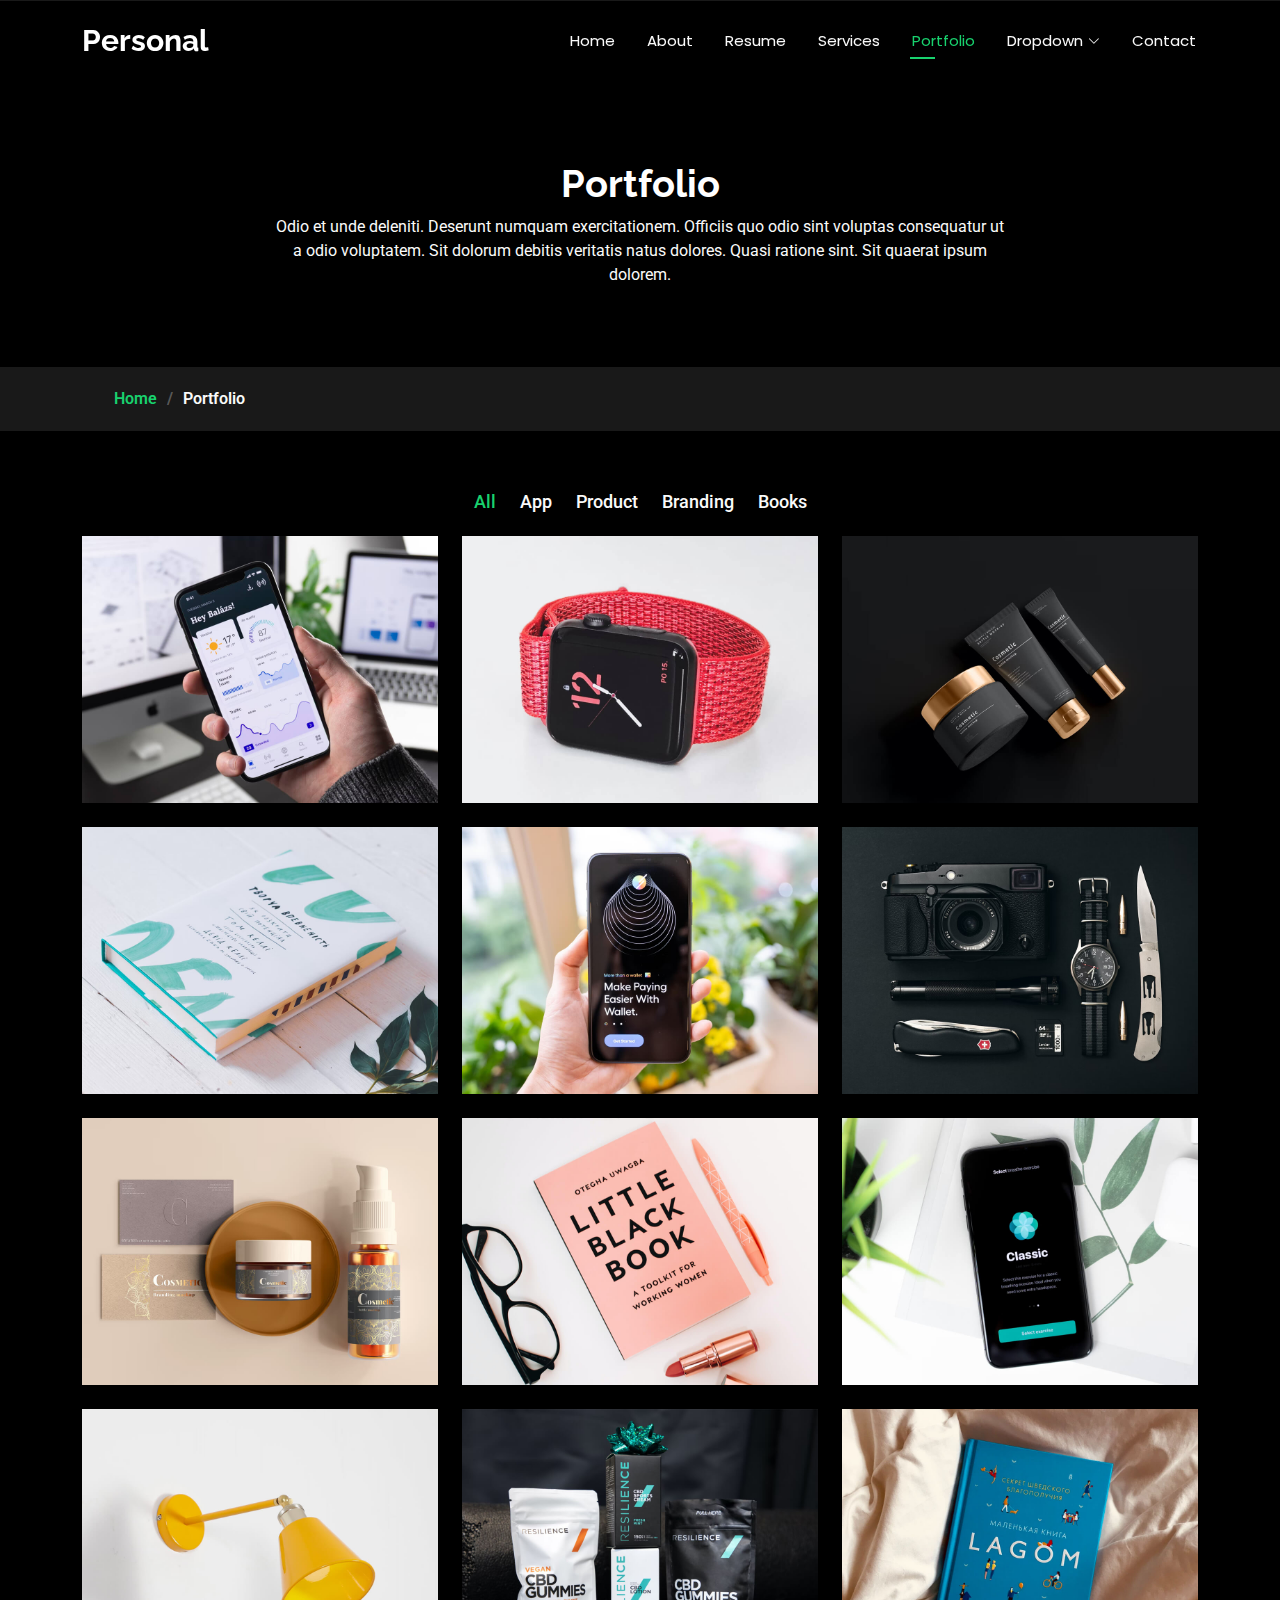
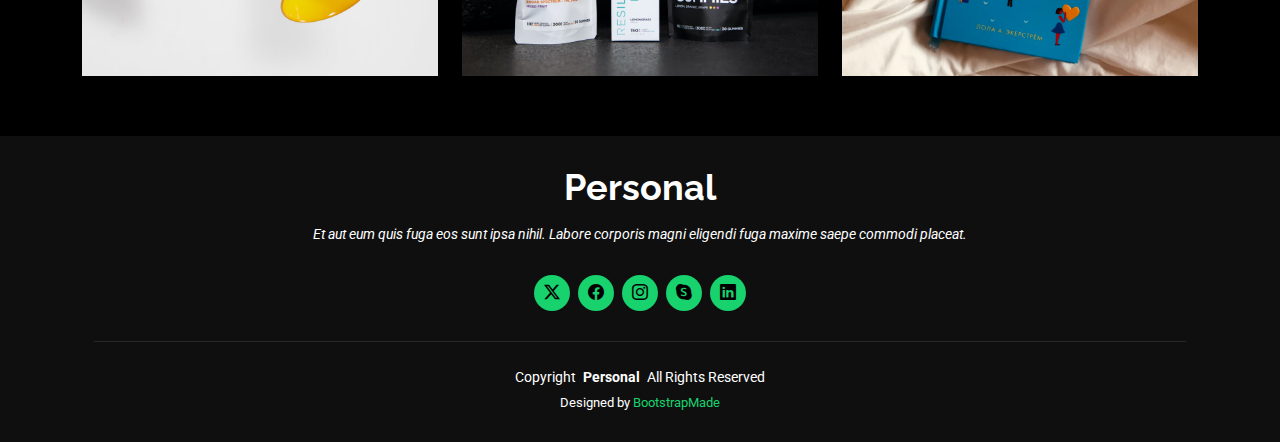
<file: portfolio.html>
<!DOCTYPE html>
<html lang="en">

<head>
  <meta charset="utf-8">
  <meta content="width=device-width, initial-scale=1.0" name="viewport">
  <title>Portfolio - Personal Bootstrap Template</title>
  <meta name="description" content="">
  <meta name="keywords" content="">

  <!-- Favicons -->
  <link href="assets/img/favicon.png" rel="icon">
  <link href="assets/img/apple-touch-icon.png" rel="apple-touch-icon">

  <!-- Fonts -->
  <link href="https://fonts.googleapis.com" rel="preconnect">
  <link href="https://fonts.gstatic.com" rel="preconnect" crossorigin>
  <link href="https://fonts.googleapis.com/css2?family=Roboto:ital,wght@0,100;0,300;0,400;0,500;0,700;0,900;1,100;1,300;1,400;1,500;1,700;1,900&family=Poppins:ital,wght@0,100;0,200;0,300;0,400;0,500;0,600;0,700;0,800;0,900;1,100;1,200;1,300;1,400;1,500;1,600;1,700;1,800;1,900&family=Raleway:ital,wght@0,100;0,200;0,300;0,400;0,500;0,600;0,700;0,800;0,900;1,100;1,200;1,300;1,400;1,500;1,600;1,700;1,800;1,900&display=swap" rel="stylesheet">

  <!-- Vendor CSS Files -->
  <link href="assets/vendor/bootstrap/css/bootstrap.min.css" rel="stylesheet">
  <link href="assets/vendor/bootstrap-icons/bootstrap-icons.css" rel="stylesheet">
  <link href="assets/vendor/aos/aos.css" rel="stylesheet">
  <link href="assets/vendor/swiper/swiper-bundle.min.css" rel="stylesheet">
  <link href="assets/vendor/glightbox/css/glightbox.min.css" rel="stylesheet">

  <!-- Main CSS File -->
  <link href="assets/css/main.css" rel="stylesheet">

  <!-- =======================================================
  * Template Name: Personal
  * Template URL: https://bootstrapmade.com/personal-free-resume-bootstrap-template/
  * Updated: Aug 07 2024 with Bootstrap v5.3.3
  * Author: BootstrapMade.com
  * License: https://bootstrapmade.com/license/
  ======================================================== -->
</head>

<body class="portfolio-page">

  <header id="header" class="header d-flex align-items-center fixed-top">
    <div class="container-fluid container-xl position-relative d-flex align-items-center justify-content-between">

      <a href="index.html" class="logo d-flex align-items-center">
        <!-- Uncomment the line below if you also wish to use an image logo -->
        <!-- <img src="assets/img/logo.png" alt=""> -->
        <h1 class="sitename">Personal</h1>
      </a>

      <nav id="navmenu" class="navmenu">
        <ul>
          <li><a href="index.html">Home</a></li>
          <li><a href="about.html">About</a></li>
          <li><a href="resume.html">Resume</a></li>
          <li><a href="services.html">Services</a></li>
          <li><a href="portfolio.html" class="active">Portfolio</a></li>
          <li class="dropdown"><a href="#"><span>Dropdown</span> <i class="bi bi-chevron-down toggle-dropdown"></i></a>
            <ul>
              <li><a href="#">Dropdown 1</a></li>
              <li class="dropdown"><a href="#"><span>Deep Dropdown</span> <i class="bi bi-chevron-down toggle-dropdown"></i></a>
                <ul>
                  <li><a href="#">Deep Dropdown 1</a></li>
                  <li><a href="#">Deep Dropdown 2</a></li>
                  <li><a href="#">Deep Dropdown 3</a></li>
                  <li><a href="#">Deep Dropdown 4</a></li>
                  <li><a href="#">Deep Dropdown 5</a></li>
                </ul>
              </li>
              <li><a href="#">Dropdown 2</a></li>
              <li><a href="#">Dropdown 3</a></li>
              <li><a href="#">Dropdown 4</a></li>
            </ul>
          </li>
          <li><a href="contact.html">Contact</a></li>
        </ul>
        <i class="mobile-nav-toggle d-xl-none bi bi-list"></i>
      </nav>

    </div>
  </header>

  <main class="main">

    <!-- Page Title -->
    <div class="page-title" data-aos="fade">
      <div class="heading">
        <div class="container">
          <div class="row d-flex justify-content-center text-center">
            <div class="col-lg-8">
              <h1>Portfolio</h1>
              <p class="mb-0">Odio et unde deleniti. Deserunt numquam exercitationem. Officiis quo odio sint voluptas consequatur ut a odio voluptatem. Sit dolorum debitis veritatis natus dolores. Quasi ratione sint. Sit quaerat ipsum dolorem.</p>
            </div>
          </div>
        </div>
      </div>
      <nav class="breadcrumbs">
        <div class="container">
          <ol>
            <li><a href="index.html">Home</a></li>
            <li class="current">Portfolio</li>
          </ol>
        </div>
      </nav>
    </div><!-- End Page Title -->

    <!-- Portfolio Section -->
    <section id="portfolio" class="portfolio section">

      <div class="container">

        <div class="isotope-layout" data-default-filter="*" data-layout="masonry" data-sort="original-order">

          <ul class="portfolio-filters isotope-filters" data-aos="fade-up" data-aos-delay="100">
            <li data-filter="*" class="filter-active">All</li>
            <li data-filter=".filter-app">App</li>
            <li data-filter=".filter-product">Product</li>
            <li data-filter=".filter-branding">Branding</li>
            <li data-filter=".filter-books">Books</li>
          </ul><!-- End Portfolio Filters -->

          <div class="row gy-4 isotope-container" data-aos="fade-up" data-aos-delay="200">

            <div class="col-lg-4 col-md-6 portfolio-item isotope-item filter-app">
              <div class="portfolio-content h-100">
                <img src="assets/img/portfolio/app-1.jpg" class="img-fluid" alt="">
                <div class="portfolio-info">
                  <h4>App 1</h4>
                  <p>Lorem ipsum, dolor sit amet consectetur</p>
                  <a href="assets/img/portfolio/app-1.jpg" title="App 1" data-gallery="portfolio-gallery-app" class="glightbox preview-link"><i class="bi bi-zoom-in"></i></a>
                  <a href="portfolio-details.html" title="More Details" class="details-link"><i class="bi bi-link-45deg"></i></a>
                </div>
              </div>
            </div><!-- End Portfolio Item -->

            <div class="col-lg-4 col-md-6 portfolio-item isotope-item filter-product">
              <div class="portfolio-content h-100">
                <img src="assets/img/portfolio/product-1.jpg" class="img-fluid" alt="">
                <div class="portfolio-info">
                  <h4>Product 1</h4>
                  <p>Lorem ipsum, dolor sit amet consectetur</p>
                  <a href="assets/img/portfolio/product-1.jpg" title="Product 1" data-gallery="portfolio-gallery-product" class="glightbox preview-link"><i class="bi bi-zoom-in"></i></a>
                  <a href="portfolio-details.html" title="More Details" class="details-link"><i class="bi bi-link-45deg"></i></a>
                </div>
              </div>
            </div><!-- End Portfolio Item -->

            <div class="col-lg-4 col-md-6 portfolio-item isotope-item filter-branding">
              <div class="portfolio-content h-100">
                <img src="assets/img/portfolio/branding-1.jpg" class="img-fluid" alt="">
                <div class="portfolio-info">
                  <h4>Branding 1</h4>
                  <p>Lorem ipsum, dolor sit amet consectetur</p>
                  <a href="assets/img/portfolio/branding-1.jpg" title="Branding 1" data-gallery="portfolio-gallery-branding" class="glightbox preview-link"><i class="bi bi-zoom-in"></i></a>
                  <a href="portfolio-details.html" title="More Details" class="details-link"><i class="bi bi-link-45deg"></i></a>
                </div>
              </div>
            </div><!-- End Portfolio Item -->

            <div class="col-lg-4 col-md-6 portfolio-item isotope-item filter-books">
              <div class="portfolio-content h-100">
                <img src="assets/img/portfolio/books-1.jpg" class="img-fluid" alt="">
                <div class="portfolio-info">
                  <h4>Books 1</h4>
                  <p>Lorem ipsum, dolor sit amet consectetur</p>
                  <a href="assets/img/portfolio/books-1.jpg" title="Branding 1" data-gallery="portfolio-gallery-book" class="glightbox preview-link"><i class="bi bi-zoom-in"></i></a>
                  <a href="portfolio-details.html" title="More Details" class="details-link"><i class="bi bi-link-45deg"></i></a>
                </div>
              </div>
            </div><!-- End Portfolio Item -->

            <div class="col-lg-4 col-md-6 portfolio-item isotope-item filter-app">
              <div class="portfolio-content h-100">
                <img src="assets/img/portfolio/app-2.jpg" class="img-fluid" alt="">
                <div class="portfolio-info">
                  <h4>App 2</h4>
                  <p>Lorem ipsum, dolor sit amet consectetur</p>
                  <a href="assets/img/portfolio/app-2.jpg" title="App 2" data-gallery="portfolio-gallery-app" class="glightbox preview-link"><i class="bi bi-zoom-in"></i></a>
                  <a href="portfolio-details.html" title="More Details" class="details-link"><i class="bi bi-link-45deg"></i></a>
                </div>
              </div>
            </div><!-- End Portfolio Item -->

            <div class="col-lg-4 col-md-6 portfolio-item isotope-item filter-product">
              <div class="portfolio-content h-100">
                <img src="assets/img/portfolio/product-2.jpg" class="img-fluid" alt="">
                <div class="portfolio-info">
                  <h4>Product 2</h4>
                  <p>Lorem ipsum, dolor sit amet consectetur</p>
                  <a href="assets/img/portfolio/product-2.jpg" title="Product 2" data-gallery="portfolio-gallery-product" class="glightbox preview-link"><i class="bi bi-zoom-in"></i></a>
                  <a href="portfolio-details.html" title="More Details" class="details-link"><i class="bi bi-link-45deg"></i></a>
                </div>
              </div>
            </div><!-- End Portfolio Item -->

            <div class="col-lg-4 col-md-6 portfolio-item isotope-item filter-branding">
              <div class="portfolio-content h-100">
                <img src="assets/img/portfolio/branding-2.jpg" class="img-fluid" alt="">
                <div class="portfolio-info">
                  <h4>Branding 2</h4>
                  <p>Lorem ipsum, dolor sit amet consectetur</p>
                  <a href="assets/img/portfolio/branding-2.jpg" title="Branding 2" data-gallery="portfolio-gallery-branding" class="glightbox preview-link"><i class="bi bi-zoom-in"></i></a>
                  <a href="portfolio-details.html" title="More Details" class="details-link"><i class="bi bi-link-45deg"></i></a>
                </div>
              </div>
            </div><!-- End Portfolio Item -->

            <div class="col-lg-4 col-md-6 portfolio-item isotope-item filter-books">
              <div class="portfolio-content h-100">
                <img src="assets/img/portfolio/books-2.jpg" class="img-fluid" alt="">
                <div class="portfolio-info">
                  <h4>Books 2</h4>
                  <p>Lorem ipsum, dolor sit amet consectetur</p>
                  <a href="assets/img/portfolio/books-2.jpg" title="Branding 2" data-gallery="portfolio-gallery-book" class="glightbox preview-link"><i class="bi bi-zoom-in"></i></a>
                  <a href="portfolio-details.html" title="More Details" class="details-link"><i class="bi bi-link-45deg"></i></a>
                </div>
              </div>
            </div><!-- End Portfolio Item -->

            <div class="col-lg-4 col-md-6 portfolio-item isotope-item filter-app">
              <div class="portfolio-content h-100">
                <img src="assets/img/portfolio/app-3.jpg" class="img-fluid" alt="">
                <div class="portfolio-info">
                  <h4>App 3</h4>
                  <p>Lorem ipsum, dolor sit amet consectetur</p>
                  <a href="assets/img/portfolio/app-3.jpg" title="App 3" data-gallery="portfolio-gallery-app" class="glightbox preview-link"><i class="bi bi-zoom-in"></i></a>
                  <a href="portfolio-details.html" title="More Details" class="details-link"><i class="bi bi-link-45deg"></i></a>
                </div>
              </div>
            </div><!-- End Portfolio Item -->

            <div class="col-lg-4 col-md-6 portfolio-item isotope-item filter-product">
              <div class="portfolio-content h-100">
                <img src="assets/img/portfolio/product-3.jpg" class="img-fluid" alt="">
                <div class="portfolio-info">
                  <h4>Product 3</h4>
                  <p>Lorem ipsum, dolor sit amet consectetur</p>
                  <a href="assets/img/portfolio/product-3.jpg" title="Product 3" data-gallery="portfolio-gallery-product" class="glightbox preview-link"><i class="bi bi-zoom-in"></i></a>
                  <a href="portfolio-details.html" title="More Details" class="details-link"><i class="bi bi-link-45deg"></i></a>
                </div>
              </div>
            </div><!-- End Portfolio Item -->

            <div class="col-lg-4 col-md-6 portfolio-item isotope-item filter-branding">
              <div class="portfolio-content h-100">
                <img src="assets/img/portfolio/branding-3.jpg" class="img-fluid" alt="">
                <div class="portfolio-info">
                  <h4>Branding 3</h4>
                  <p>Lorem ipsum, dolor sit amet consectetur</p>
                  <a href="assets/img/portfolio/branding-3.jpg" title="Branding 2" data-gallery="portfolio-gallery-branding" class="glightbox preview-link"><i class="bi bi-zoom-in"></i></a>
                  <a href="portfolio-details.html" title="More Details" class="details-link"><i class="bi bi-link-45deg"></i></a>
                </div>
              </div>
            </div><!-- End Portfolio Item -->

            <div class="col-lg-4 col-md-6 portfolio-item isotope-item filter-books">
              <div class="portfolio-content h-100">
                <img src="assets/img/portfolio/books-3.jpg" class="img-fluid" alt="">
                <div class="portfolio-info">
                  <h4>Books 3</h4>
                  <p>Lorem ipsum, dolor sit amet consectetur</p>
                  <a href="assets/img/portfolio/books-3.jpg" title="Branding 3" data-gallery="portfolio-gallery-book" class="glightbox preview-link"><i class="bi bi-zoom-in"></i></a>
                  <a href="portfolio-details.html" title="More Details" class="details-link"><i class="bi bi-link-45deg"></i></a>
                </div>
              </div>
            </div><!-- End Portfolio Item -->

          </div><!-- End Portfolio Container -->

        </div>

      </div>

    </section><!-- /Portfolio Section -->

  </main>

  <footer id="footer" class="footer dark-background">
    <div class="container">
      <h3 class="sitename">Personal</h3>
      <p>Et aut eum quis fuga eos sunt ipsa nihil. Labore corporis magni eligendi fuga maxime saepe commodi placeat.</p>
      <div class="social-links d-flex justify-content-center">
        <a href=""><i class="bi bi-twitter-x"></i></a>
        <a href=""><i class="bi bi-facebook"></i></a>
        <a href=""><i class="bi bi-instagram"></i></a>
        <a href=""><i class="bi bi-skype"></i></a>
        <a href=""><i class="bi bi-linkedin"></i></a>
      </div>
      <div class="container">
        <div class="copyright">
          <span>Copyright</span> <strong class="px-1 sitename">Personal</strong> <span>All Rights Reserved</span>
        </div>
        <div class="credits">
          <!-- All the links in the footer should remain intact. -->
          <!-- You can delete the links only if you've purchased the pro version. -->
          <!-- Licensing information: https://bootstrapmade.com/license/ -->
          <!-- Purchase the pro version with working PHP/AJAX contact form: [buy-url] -->
          Designed by <a href="https://bootstrapmade.com/">BootstrapMade</a>
        </div>
      </div>
    </div>
  </footer>

  <!-- Scroll Top -->
  <a href="#" id="scroll-top" class="scroll-top d-flex align-items-center justify-content-center"><i class="bi bi-arrow-up-short"></i></a>

  <!-- Preloader -->
  <div id="preloader"></div>

  <!-- Vendor JS Files -->
  <script src="assets/vendor/bootstrap/js/bootstrap.bundle.min.js"></script>
  <script src="assets/vendor/php-email-form/validate.js"></script>
  <script src="assets/vendor/aos/aos.js"></script>
  <script src="assets/vendor/typed.js/typed.umd.js"></script>
  <script src="assets/vendor/purecounter/purecounter_vanilla.js"></script>
  <script src="assets/vendor/waypoints/noframework.waypoints.js"></script>
  <script src="assets/vendor/swiper/swiper-bundle.min.js"></script>
  <script src="assets/vendor/glightbox/js/glightbox.min.js"></script>
  <script src="assets/vendor/imagesloaded/imagesloaded.pkgd.min.js"></script>
  <script src="assets/vendor/isotope-layout/isotope.pkgd.min.js"></script>

  <!-- Main JS File -->
  <script src="assets/js/main.js"></script>

</body>

</html>
</file>
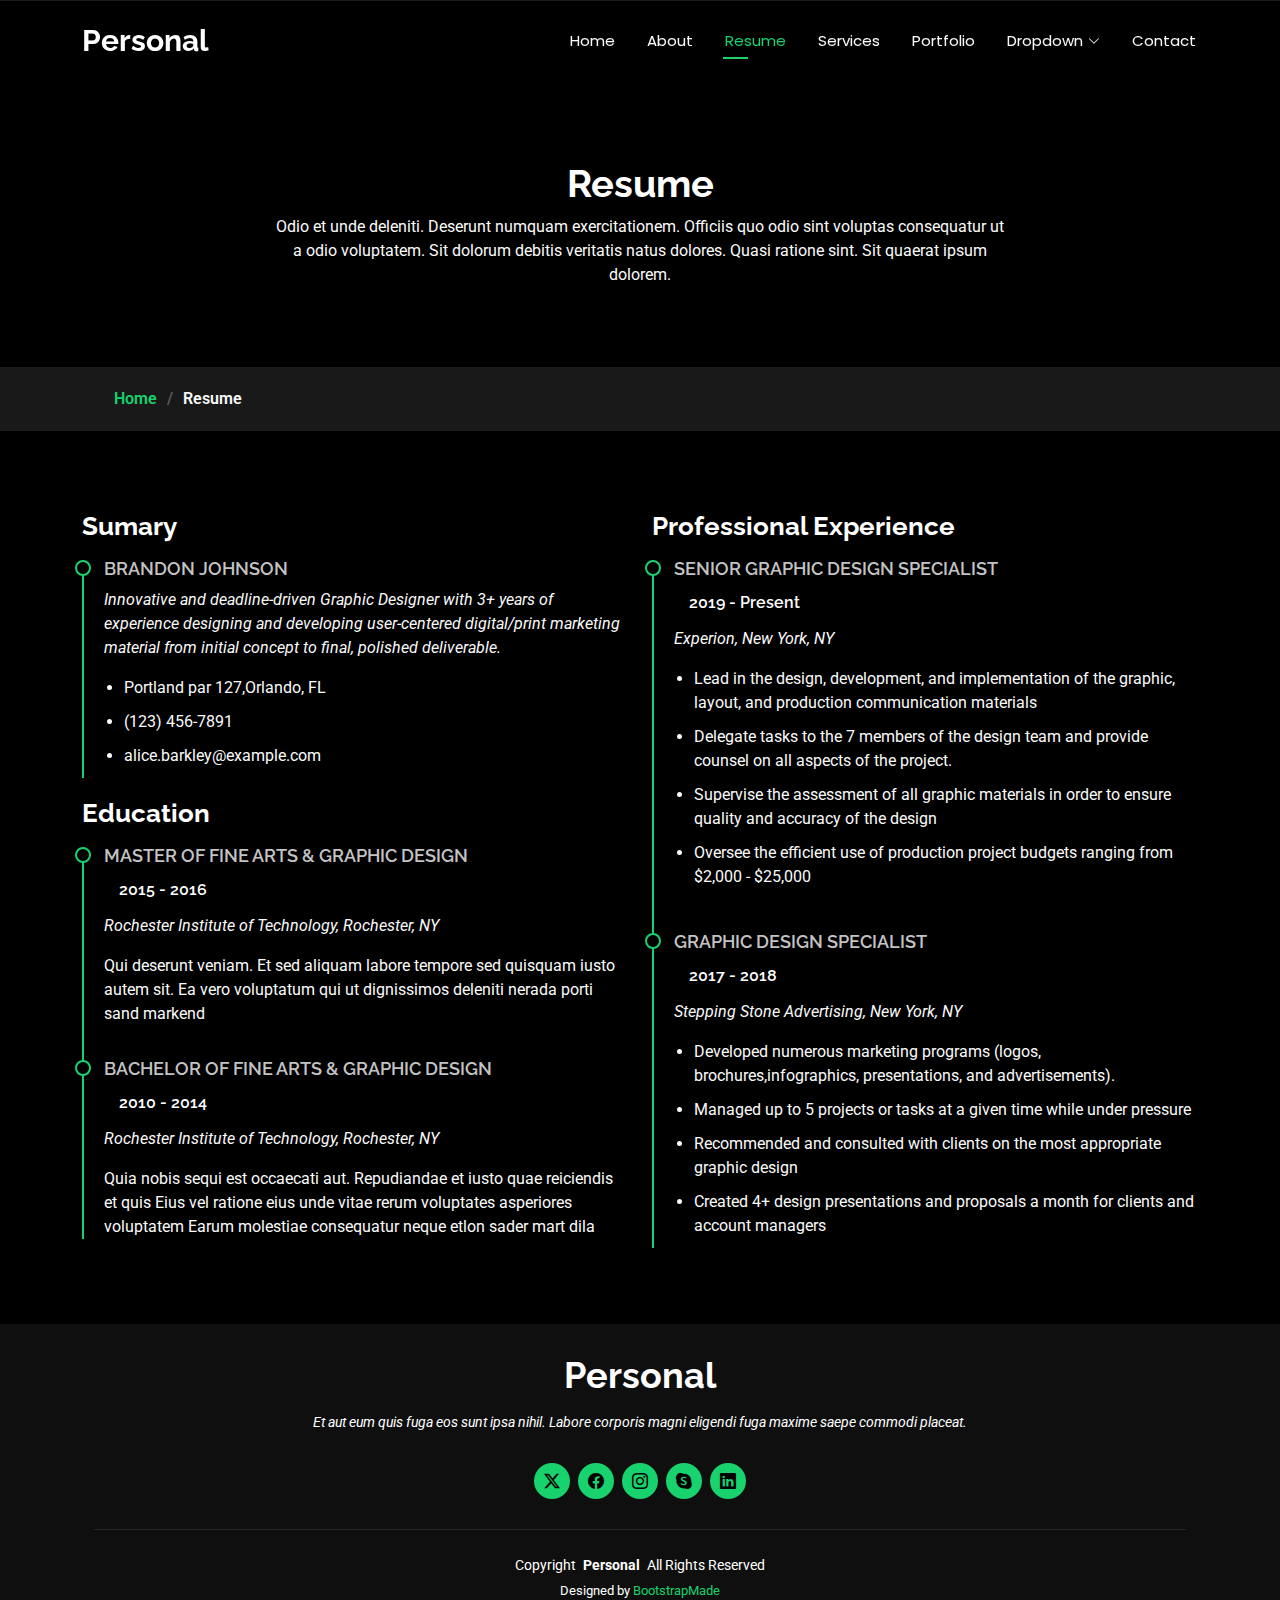
<file: resume.html>
<!DOCTYPE html>
<html lang="en">

<head>
  <meta charset="utf-8">
  <meta content="width=device-width, initial-scale=1.0" name="viewport">
  <title>Resume - Personal Bootstrap Template</title>
  <meta name="description" content="">
  <meta name="keywords" content="">

  <!-- Favicons -->
  <link href="assets/img/favicon.png" rel="icon">
  <link href="assets/img/apple-touch-icon.png" rel="apple-touch-icon">

  <!-- Fonts -->
  <link href="https://fonts.googleapis.com" rel="preconnect">
  <link href="https://fonts.gstatic.com" rel="preconnect" crossorigin>
  <link href="https://fonts.googleapis.com/css2?family=Roboto:ital,wght@0,100;0,300;0,400;0,500;0,700;0,900;1,100;1,300;1,400;1,500;1,700;1,900&family=Poppins:ital,wght@0,100;0,200;0,300;0,400;0,500;0,600;0,700;0,800;0,900;1,100;1,200;1,300;1,400;1,500;1,600;1,700;1,800;1,900&family=Raleway:ital,wght@0,100;0,200;0,300;0,400;0,500;0,600;0,700;0,800;0,900;1,100;1,200;1,300;1,400;1,500;1,600;1,700;1,800;1,900&display=swap" rel="stylesheet">

  <!-- Vendor CSS Files -->
  <link href="assets/vendor/bootstrap/css/bootstrap.min.css" rel="stylesheet">
  <link href="assets/vendor/bootstrap-icons/bootstrap-icons.css" rel="stylesheet">
  <link href="assets/vendor/aos/aos.css" rel="stylesheet">
  <link href="assets/vendor/swiper/swiper-bundle.min.css" rel="stylesheet">
  <link href="assets/vendor/glightbox/css/glightbox.min.css" rel="stylesheet">

  <!-- Main CSS File -->
  <link href="assets/css/main.css" rel="stylesheet">

  <!-- =======================================================
  * Template Name: Personal
  * Template URL: https://bootstrapmade.com/personal-free-resume-bootstrap-template/
  * Updated: Aug 07 2024 with Bootstrap v5.3.3
  * Author: BootstrapMade.com
  * License: https://bootstrapmade.com/license/
  ======================================================== -->
</head>

<body class="resume-page">

  <header id="header" class="header d-flex align-items-center fixed-top">
    <div class="container-fluid container-xl position-relative d-flex align-items-center justify-content-between">

      <a href="index.html" class="logo d-flex align-items-center">
        <!-- Uncomment the line below if you also wish to use an image logo -->
        <!-- <img src="assets/img/logo.png" alt=""> -->
        <h1 class="sitename">Personal</h1>
      </a>

      <nav id="navmenu" class="navmenu">
        <ul>
          <li><a href="index.html">Home</a></li>
          <li><a href="about.html">About</a></li>
          <li><a href="resume.html" class="active">Resume</a></li>
          <li><a href="services.html">Services</a></li>
          <li><a href="portfolio.html">Portfolio</a></li>
          <li class="dropdown"><a href="#"><span>Dropdown</span> <i class="bi bi-chevron-down toggle-dropdown"></i></a>
            <ul>
              <li><a href="#">Dropdown 1</a></li>
              <li class="dropdown"><a href="#"><span>Deep Dropdown</span> <i class="bi bi-chevron-down toggle-dropdown"></i></a>
                <ul>
                  <li><a href="#">Deep Dropdown 1</a></li>
                  <li><a href="#">Deep Dropdown 2</a></li>
                  <li><a href="#">Deep Dropdown 3</a></li>
                  <li><a href="#">Deep Dropdown 4</a></li>
                  <li><a href="#">Deep Dropdown 5</a></li>
                </ul>
              </li>
              <li><a href="#">Dropdown 2</a></li>
              <li><a href="#">Dropdown 3</a></li>
              <li><a href="#">Dropdown 4</a></li>
            </ul>
          </li>
          <li><a href="contact.html">Contact</a></li>
        </ul>
        <i class="mobile-nav-toggle d-xl-none bi bi-list"></i>
      </nav>

    </div>
  </header>

  <main class="main">

    <!-- Page Title -->
    <div class="page-title" data-aos="fade">
      <div class="heading">
        <div class="container">
          <div class="row d-flex justify-content-center text-center">
            <div class="col-lg-8">
              <h1>Resume</h1>
              <p class="mb-0">Odio et unde deleniti. Deserunt numquam exercitationem. Officiis quo odio sint voluptas consequatur ut a odio voluptatem. Sit dolorum debitis veritatis natus dolores. Quasi ratione sint. Sit quaerat ipsum dolorem.</p>
            </div>
          </div>
        </div>
      </div>
      <nav class="breadcrumbs">
        <div class="container">
          <ol>
            <li><a href="index.html">Home</a></li>
            <li class="current">Resume</li>
          </ol>
        </div>
      </nav>
    </div><!-- End Page Title -->

    <!-- Resume Section -->
    <section id="resume" class="resume section">

      <div class="container">

        <div class="row">

          <div class="col-lg-6" data-aos="fade-up" data-aos-delay="100">
            <h3 class="resume-title">Sumary</h3>

            <div class="resume-item pb-0">
              <h4>Brandon Johnson</h4>
              <p><em>Innovative and deadline-driven Graphic Designer with 3+ years of experience designing and developing user-centered digital/print marketing material from initial concept to final, polished deliverable.</em></p>
              <ul>
                <li>Portland par 127,Orlando, FL</li>
                <li>(123) 456-7891</li>
                <li>alice.barkley@example.com</li>
              </ul>
            </div><!-- Edn Resume Item -->

            <h3 class="resume-title">Education</h3>
            <div class="resume-item">
              <h4>Master of Fine Arts &amp; Graphic Design</h4>
              <h5>2015 - 2016</h5>
              <p><em>Rochester Institute of Technology, Rochester, NY</em></p>
              <p>Qui deserunt veniam. Et sed aliquam labore tempore sed quisquam iusto autem sit. Ea vero voluptatum qui ut dignissimos deleniti nerada porti sand markend</p>
            </div><!-- Edn Resume Item -->

            <div class="resume-item">
              <h4>Bachelor of Fine Arts &amp; Graphic Design</h4>
              <h5>2010 - 2014</h5>
              <p><em>Rochester Institute of Technology, Rochester, NY</em></p>
              <p>Quia nobis sequi est occaecati aut. Repudiandae et iusto quae reiciendis et quis Eius vel ratione eius unde vitae rerum voluptates asperiores voluptatem Earum molestiae consequatur neque etlon sader mart dila</p>
            </div><!-- Edn Resume Item -->

          </div>

          <div class="col-lg-6" data-aos="fade-up" data-aos-delay="200">
            <h3 class="resume-title">Professional Experience</h3>
            <div class="resume-item">
              <h4>Senior graphic design specialist</h4>
              <h5>2019 - Present</h5>
              <p><em>Experion, New York, NY </em></p>
              <ul>
                <li>Lead in the design, development, and implementation of the graphic, layout, and production communication materials</li>
                <li>Delegate tasks to the 7 members of the design team and provide counsel on all aspects of the project. </li>
                <li>Supervise the assessment of all graphic materials in order to ensure quality and accuracy of the design</li>
                <li>Oversee the efficient use of production project budgets ranging from $2,000 - $25,000</li>
              </ul>
            </div><!-- Edn Resume Item -->

            <div class="resume-item">
              <h4>Graphic design specialist</h4>
              <h5>2017 - 2018</h5>
              <p><em>Stepping Stone Advertising, New York, NY</em></p>
              <ul>
                <li>Developed numerous marketing programs (logos, brochures,infographics, presentations, and advertisements).</li>
                <li>Managed up to 5 projects or tasks at a given time while under pressure</li>
                <li>Recommended and consulted with clients on the most appropriate graphic design</li>
                <li>Created 4+ design presentations and proposals a month for clients and account managers</li>
              </ul>
            </div><!-- Edn Resume Item -->

          </div>

        </div>

      </div>

    </section><!-- /Resume Section -->

  </main>

  <footer id="footer" class="footer dark-background">
    <div class="container">
      <h3 class="sitename">Personal</h3>
      <p>Et aut eum quis fuga eos sunt ipsa nihil. Labore corporis magni eligendi fuga maxime saepe commodi placeat.</p>
      <div class="social-links d-flex justify-content-center">
        <a href=""><i class="bi bi-twitter-x"></i></a>
        <a href=""><i class="bi bi-facebook"></i></a>
        <a href=""><i class="bi bi-instagram"></i></a>
        <a href=""><i class="bi bi-skype"></i></a>
        <a href=""><i class="bi bi-linkedin"></i></a>
      </div>
      <div class="container">
        <div class="copyright">
          <span>Copyright</span> <strong class="px-1 sitename">Personal</strong> <span>All Rights Reserved</span>
        </div>
        <div class="credits">
          <!-- All the links in the footer should remain intact. -->
          <!-- You can delete the links only if you've purchased the pro version. -->
          <!-- Licensing information: https://bootstrapmade.com/license/ -->
          <!-- Purchase the pro version with working PHP/AJAX contact form: [buy-url] -->
          Designed by <a href="https://bootstrapmade.com/">BootstrapMade</a>
        </div>
      </div>
    </div>
  </footer>

  <!-- Scroll Top -->
  <a href="#" id="scroll-top" class="scroll-top d-flex align-items-center justify-content-center"><i class="bi bi-arrow-up-short"></i></a>

  <!-- Preloader -->
  <div id="preloader"></div>

  <!-- Vendor JS Files -->
  <script src="assets/vendor/bootstrap/js/bootstrap.bundle.min.js"></script>
  <script src="assets/vendor/php-email-form/validate.js"></script>
  <script src="assets/vendor/aos/aos.js"></script>
  <script src="assets/vendor/typed.js/typed.umd.js"></script>
  <script src="assets/vendor/purecounter/purecounter_vanilla.js"></script>
  <script src="assets/vendor/waypoints/noframework.waypoints.js"></script>
  <script src="assets/vendor/swiper/swiper-bundle.min.js"></script>
  <script src="assets/vendor/glightbox/js/glightbox.min.js"></script>
  <script src="assets/vendor/imagesloaded/imagesloaded.pkgd.min.js"></script>
  <script src="assets/vendor/isotope-layout/isotope.pkgd.min.js"></script>

  <!-- Main JS File -->
  <script src="assets/js/main.js"></script>

</body>

</html>
</file>
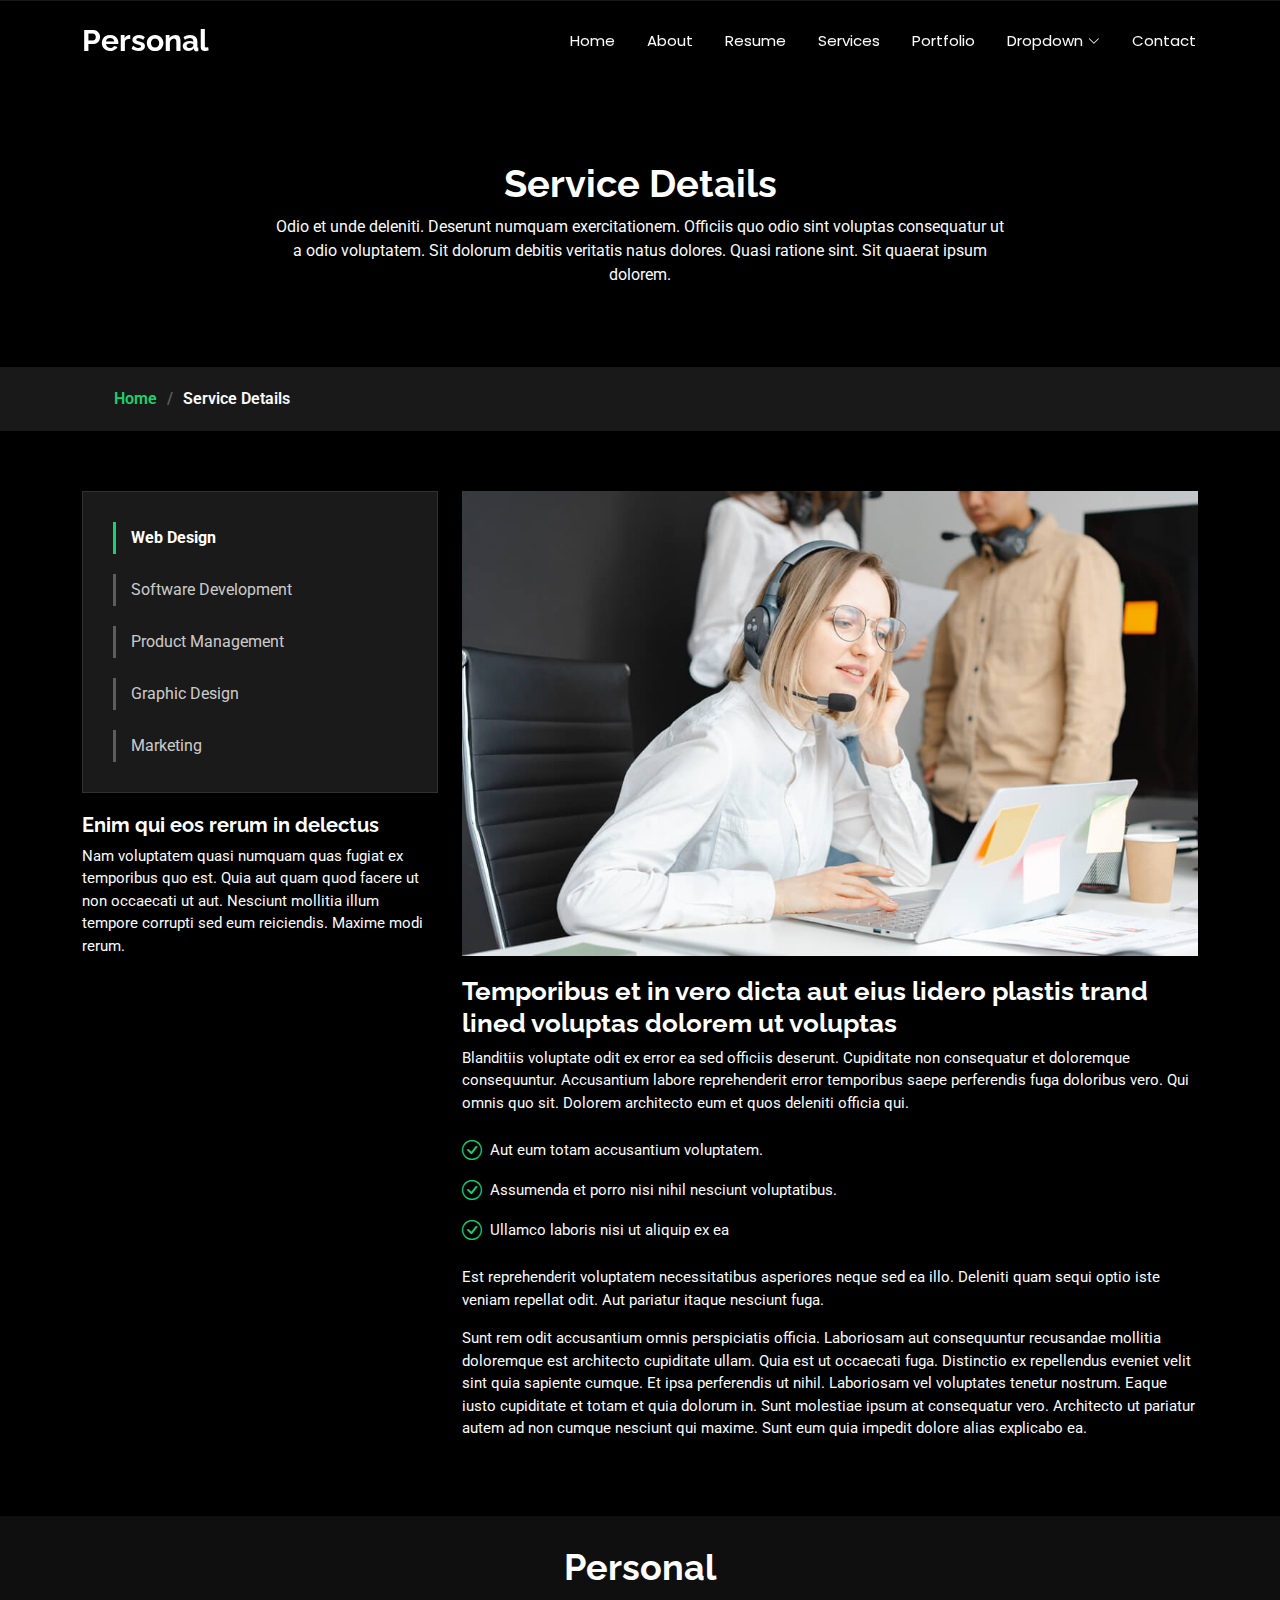
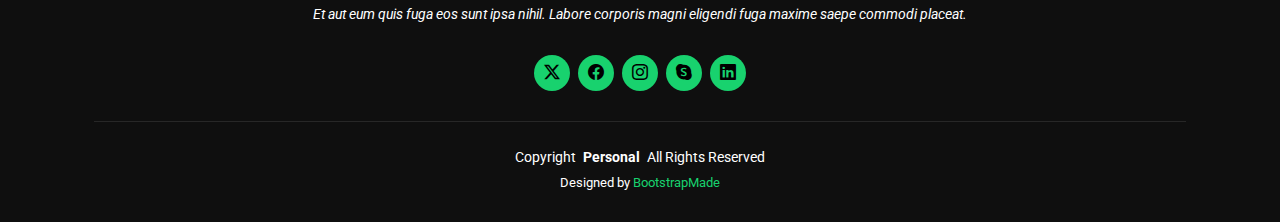
<file: service-details.html>
<!DOCTYPE html>
<html lang="en">

<head>
  <meta charset="utf-8">
  <meta content="width=device-width, initial-scale=1.0" name="viewport">
  <title>Service Details - Personal Bootstrap Template</title>
  <meta name="description" content="">
  <meta name="keywords" content="">

  <!-- Favicons -->
  <link href="assets/img/favicon.png" rel="icon">
  <link href="assets/img/apple-touch-icon.png" rel="apple-touch-icon">

  <!-- Fonts -->
  <link href="https://fonts.googleapis.com" rel="preconnect">
  <link href="https://fonts.gstatic.com" rel="preconnect" crossorigin>
  <link href="https://fonts.googleapis.com/css2?family=Roboto:ital,wght@0,100;0,300;0,400;0,500;0,700;0,900;1,100;1,300;1,400;1,500;1,700;1,900&family=Poppins:ital,wght@0,100;0,200;0,300;0,400;0,500;0,600;0,700;0,800;0,900;1,100;1,200;1,300;1,400;1,500;1,600;1,700;1,800;1,900&family=Raleway:ital,wght@0,100;0,200;0,300;0,400;0,500;0,600;0,700;0,800;0,900;1,100;1,200;1,300;1,400;1,500;1,600;1,700;1,800;1,900&display=swap" rel="stylesheet">

  <!-- Vendor CSS Files -->
  <link href="assets/vendor/bootstrap/css/bootstrap.min.css" rel="stylesheet">
  <link href="assets/vendor/bootstrap-icons/bootstrap-icons.css" rel="stylesheet">
  <link href="assets/vendor/aos/aos.css" rel="stylesheet">
  <link href="assets/vendor/swiper/swiper-bundle.min.css" rel="stylesheet">
  <link href="assets/vendor/glightbox/css/glightbox.min.css" rel="stylesheet">

  <!-- Main CSS File -->
  <link href="assets/css/main.css" rel="stylesheet">

  <!-- =======================================================
  * Template Name: Personal
  * Template URL: https://bootstrapmade.com/personal-free-resume-bootstrap-template/
  * Updated: Aug 07 2024 with Bootstrap v5.3.3
  * Author: BootstrapMade.com
  * License: https://bootstrapmade.com/license/
  ======================================================== -->
</head>

<body class="service-details-page">

  <header id="header" class="header d-flex align-items-center fixed-top">
    <div class="container-fluid container-xl position-relative d-flex align-items-center justify-content-between">

      <a href="index.html" class="logo d-flex align-items-center">
        <!-- Uncomment the line below if you also wish to use an image logo -->
        <!-- <img src="assets/img/logo.png" alt=""> -->
        <h1 class="sitename">Personal</h1>
      </a>

      <nav id="navmenu" class="navmenu">
        <ul>
          <li><a href="index.html">Home</a></li>
          <li><a href="about.html">About</a></li>
          <li><a href="resume.html">Resume</a></li>
          <li><a href="services.html">Services</a></li>
          <li><a href="portfolio.html">Portfolio</a></li>
          <li class="dropdown"><a href="#"><span>Dropdown</span> <i class="bi bi-chevron-down toggle-dropdown"></i></a>
            <ul>
              <li><a href="#">Dropdown 1</a></li>
              <li class="dropdown"><a href="#"><span>Deep Dropdown</span> <i class="bi bi-chevron-down toggle-dropdown"></i></a>
                <ul>
                  <li><a href="#">Deep Dropdown 1</a></li>
                  <li><a href="#">Deep Dropdown 2</a></li>
                  <li><a href="#">Deep Dropdown 3</a></li>
                  <li><a href="#">Deep Dropdown 4</a></li>
                  <li><a href="#">Deep Dropdown 5</a></li>
                </ul>
              </li>
              <li><a href="#">Dropdown 2</a></li>
              <li><a href="#">Dropdown 3</a></li>
              <li><a href="#">Dropdown 4</a></li>
            </ul>
          </li>
          <li><a href="contact.html">Contact</a></li>
        </ul>
        <i class="mobile-nav-toggle d-xl-none bi bi-list"></i>
      </nav>

    </div>
  </header>

  <main class="main">

    <!-- Page Title -->
    <div class="page-title" data-aos="fade">
      <div class="heading">
        <div class="container">
          <div class="row d-flex justify-content-center text-center">
            <div class="col-lg-8">
              <h1>Service Details</h1>
              <p class="mb-0">Odio et unde deleniti. Deserunt numquam exercitationem. Officiis quo odio sint voluptas consequatur ut a odio voluptatem. Sit dolorum debitis veritatis natus dolores. Quasi ratione sint. Sit quaerat ipsum dolorem.</p>
            </div>
          </div>
        </div>
      </div>
      <nav class="breadcrumbs">
        <div class="container">
          <ol>
            <li><a href="index.html">Home</a></li>
            <li class="current">Service Details</li>
          </ol>
        </div>
      </nav>
    </div><!-- End Page Title -->

    <!-- Service Details Section -->
    <section id="service-details" class="service-details section">

      <div class="container">

        <div class="row gy-4">

          <div class="col-lg-4" data-aos="fade-up" data-aos-delay="100">
            <div class="services-list">
              <a href="#" class="active">Web Design</a>
              <a href="#">Software Development</a>
              <a href="#">Product Management</a>
              <a href="#">Graphic Design</a>
              <a href="#">Marketing</a>
            </div>

            <h4>Enim qui eos rerum in delectus</h4>
            <p>Nam voluptatem quasi numquam quas fugiat ex temporibus quo est. Quia aut quam quod facere ut non occaecati ut aut. Nesciunt mollitia illum tempore corrupti sed eum reiciendis. Maxime modi rerum.</p>
          </div>

          <div class="col-lg-8" data-aos="fade-up" data-aos-delay="200">
            <img src="assets/img/services.jpg" alt="" class="img-fluid services-img">
            <h3>Temporibus et in vero dicta aut eius lidero plastis trand lined voluptas dolorem ut voluptas</h3>
            <p>
              Blanditiis voluptate odit ex error ea sed officiis deserunt. Cupiditate non consequatur et doloremque consequuntur. Accusantium labore reprehenderit error temporibus saepe perferendis fuga doloribus vero. Qui omnis quo sit. Dolorem architecto eum et quos deleniti officia qui.
            </p>
            <ul>
              <li><i class="bi bi-check-circle"></i> <span>Aut eum totam accusantium voluptatem.</span></li>
              <li><i class="bi bi-check-circle"></i> <span>Assumenda et porro nisi nihil nesciunt voluptatibus.</span></li>
              <li><i class="bi bi-check-circle"></i> <span>Ullamco laboris nisi ut aliquip ex ea</span></li>
            </ul>
            <p>
              Est reprehenderit voluptatem necessitatibus asperiores neque sed ea illo. Deleniti quam sequi optio iste veniam repellat odit. Aut pariatur itaque nesciunt fuga.
            </p>
            <p>
              Sunt rem odit accusantium omnis perspiciatis officia. Laboriosam aut consequuntur recusandae mollitia doloremque est architecto cupiditate ullam. Quia est ut occaecati fuga. Distinctio ex repellendus eveniet velit sint quia sapiente cumque. Et ipsa perferendis ut nihil. Laboriosam vel voluptates tenetur nostrum. Eaque iusto cupiditate et totam et quia dolorum in. Sunt molestiae ipsum at consequatur vero. Architecto ut pariatur autem ad non cumque nesciunt qui maxime. Sunt eum quia impedit dolore alias explicabo ea.
            </p>
          </div>

        </div>

      </div>

    </section><!-- /Service Details Section -->

  </main>

  <footer id="footer" class="footer dark-background">
    <div class="container">
      <h3 class="sitename">Personal</h3>
      <p>Et aut eum quis fuga eos sunt ipsa nihil. Labore corporis magni eligendi fuga maxime saepe commodi placeat.</p>
      <div class="social-links d-flex justify-content-center">
        <a href=""><i class="bi bi-twitter-x"></i></a>
        <a href=""><i class="bi bi-facebook"></i></a>
        <a href=""><i class="bi bi-instagram"></i></a>
        <a href=""><i class="bi bi-skype"></i></a>
        <a href=""><i class="bi bi-linkedin"></i></a>
      </div>
      <div class="container">
        <div class="copyright">
          <span>Copyright</span> <strong class="px-1 sitename">Personal</strong> <span>All Rights Reserved</span>
        </div>
        <div class="credits">
          <!-- All the links in the footer should remain intact. -->
          <!-- You can delete the links only if you've purchased the pro version. -->
          <!-- Licensing information: https://bootstrapmade.com/license/ -->
          <!-- Purchase the pro version with working PHP/AJAX contact form: [buy-url] -->
          Designed by <a href="https://bootstrapmade.com/">BootstrapMade</a>
        </div>
      </div>
    </div>
  </footer>

  <!-- Scroll Top -->
  <a href="#" id="scroll-top" class="scroll-top d-flex align-items-center justify-content-center"><i class="bi bi-arrow-up-short"></i></a>

  <!-- Preloader -->
  <div id="preloader"></div>

  <!-- Vendor JS Files -->
  <script src="assets/vendor/bootstrap/js/bootstrap.bundle.min.js"></script>
  <script src="assets/vendor/php-email-form/validate.js"></script>
  <script src="assets/vendor/aos/aos.js"></script>
  <script src="assets/vendor/typed.js/typed.umd.js"></script>
  <script src="assets/vendor/purecounter/purecounter_vanilla.js"></script>
  <script src="assets/vendor/waypoints/noframework.waypoints.js"></script>
  <script src="assets/vendor/swiper/swiper-bundle.min.js"></script>
  <script src="assets/vendor/glightbox/js/glightbox.min.js"></script>
  <script src="assets/vendor/imagesloaded/imagesloaded.pkgd.min.js"></script>
  <script src="assets/vendor/isotope-layout/isotope.pkgd.min.js"></script>

  <!-- Main JS File -->
  <script src="assets/js/main.js"></script>

</body>

</html>
</file>
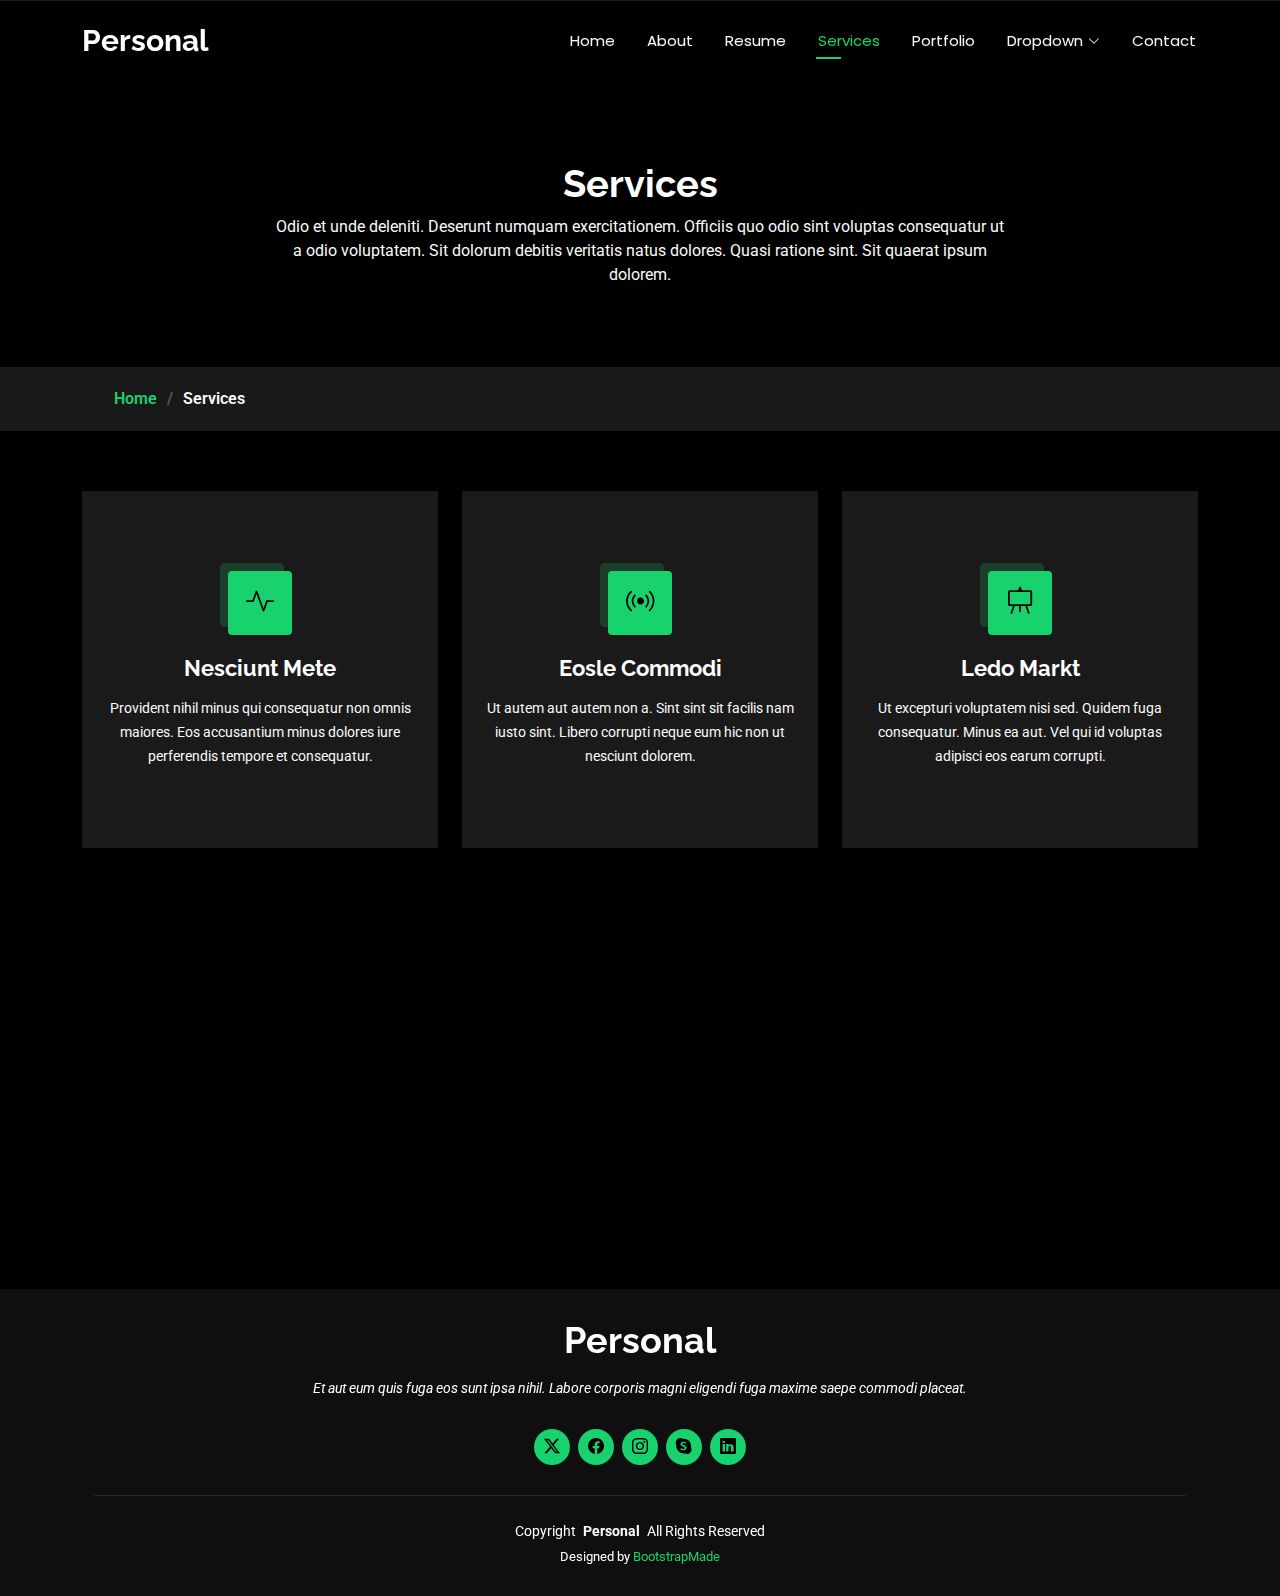
<file: services.html>
<!DOCTYPE html>
<html lang="en">

<head>
  <meta charset="utf-8">
  <meta content="width=device-width, initial-scale=1.0" name="viewport">
  <title>Services - Personal Bootstrap Template</title>
  <meta name="description" content="">
  <meta name="keywords" content="">

  <!-- Favicons -->
  <link href="assets/img/favicon.png" rel="icon">
  <link href="assets/img/apple-touch-icon.png" rel="apple-touch-icon">

  <!-- Fonts -->
  <link href="https://fonts.googleapis.com" rel="preconnect">
  <link href="https://fonts.gstatic.com" rel="preconnect" crossorigin>
  <link href="https://fonts.googleapis.com/css2?family=Roboto:ital,wght@0,100;0,300;0,400;0,500;0,700;0,900;1,100;1,300;1,400;1,500;1,700;1,900&family=Poppins:ital,wght@0,100;0,200;0,300;0,400;0,500;0,600;0,700;0,800;0,900;1,100;1,200;1,300;1,400;1,500;1,600;1,700;1,800;1,900&family=Raleway:ital,wght@0,100;0,200;0,300;0,400;0,500;0,600;0,700;0,800;0,900;1,100;1,200;1,300;1,400;1,500;1,600;1,700;1,800;1,900&display=swap" rel="stylesheet">

  <!-- Vendor CSS Files -->
  <link href="assets/vendor/bootstrap/css/bootstrap.min.css" rel="stylesheet">
  <link href="assets/vendor/bootstrap-icons/bootstrap-icons.css" rel="stylesheet">
  <link href="assets/vendor/aos/aos.css" rel="stylesheet">
  <link href="assets/vendor/swiper/swiper-bundle.min.css" rel="stylesheet">
  <link href="assets/vendor/glightbox/css/glightbox.min.css" rel="stylesheet">

  <!-- Main CSS File -->
  <link href="assets/css/main.css" rel="stylesheet">

  <!-- =======================================================
  * Template Name: Personal
  * Template URL: https://bootstrapmade.com/personal-free-resume-bootstrap-template/
  * Updated: Aug 07 2024 with Bootstrap v5.3.3
  * Author: BootstrapMade.com
  * License: https://bootstrapmade.com/license/
  ======================================================== -->
</head>

<body class="services-page">

  <header id="header" class="header d-flex align-items-center fixed-top">
    <div class="container-fluid container-xl position-relative d-flex align-items-center justify-content-between">

      <a href="index.html" class="logo d-flex align-items-center">
        <!-- Uncomment the line below if you also wish to use an image logo -->
        <!-- <img src="assets/img/logo.png" alt=""> -->
        <h1 class="sitename">Personal</h1>
      </a>

      <nav id="navmenu" class="navmenu">
        <ul>
          <li><a href="index.html">Home</a></li>
          <li><a href="about.html">About</a></li>
          <li><a href="resume.html">Resume</a></li>
          <li><a href="services.html" class="active">Services</a></li>
          <li><a href="portfolio.html">Portfolio</a></li>
          <li class="dropdown"><a href="#"><span>Dropdown</span> <i class="bi bi-chevron-down toggle-dropdown"></i></a>
            <ul>
              <li><a href="#">Dropdown 1</a></li>
              <li class="dropdown"><a href="#"><span>Deep Dropdown</span> <i class="bi bi-chevron-down toggle-dropdown"></i></a>
                <ul>
                  <li><a href="#">Deep Dropdown 1</a></li>
                  <li><a href="#">Deep Dropdown 2</a></li>
                  <li><a href="#">Deep Dropdown 3</a></li>
                  <li><a href="#">Deep Dropdown 4</a></li>
                  <li><a href="#">Deep Dropdown 5</a></li>
                </ul>
              </li>
              <li><a href="#">Dropdown 2</a></li>
              <li><a href="#">Dropdown 3</a></li>
              <li><a href="#">Dropdown 4</a></li>
            </ul>
          </li>
          <li><a href="contact.html">Contact</a></li>
        </ul>
        <i class="mobile-nav-toggle d-xl-none bi bi-list"></i>
      </nav>

    </div>
  </header>

  <main class="main">

    <!-- Page Title -->
    <div class="page-title" data-aos="fade">
      <div class="heading">
        <div class="container">
          <div class="row d-flex justify-content-center text-center">
            <div class="col-lg-8">
              <h1>Services</h1>
              <p class="mb-0">Odio et unde deleniti. Deserunt numquam exercitationem. Officiis quo odio sint voluptas consequatur ut a odio voluptatem. Sit dolorum debitis veritatis natus dolores. Quasi ratione sint. Sit quaerat ipsum dolorem.</p>
            </div>
          </div>
        </div>
      </div>
      <nav class="breadcrumbs">
        <div class="container">
          <ol>
            <li><a href="index.html">Home</a></li>
            <li class="current">Services</li>
          </ol>
        </div>
      </nav>
    </div><!-- End Page Title -->

    <!-- Services Section -->
    <section id="services" class="services section">

      <div class="container">

        <div class="row gy-4">

          <div class="col-lg-4 col-md-6" data-aos="fade-up" data-aos-delay="100">
            <div class="service-item  position-relative">
              <div class="icon">
                <i class="bi bi-activity"></i>
              </div>
              <a href="service-details.html" class="stretched-link">
                <h3>Nesciunt Mete</h3>
              </a>
              <p>Provident nihil minus qui consequatur non omnis maiores. Eos accusantium minus dolores iure perferendis tempore et consequatur.</p>
            </div>
          </div><!-- End Service Item -->

          <div class="col-lg-4 col-md-6" data-aos="fade-up" data-aos-delay="200">
            <div class="service-item position-relative">
              <div class="icon">
                <i class="bi bi-broadcast"></i>
              </div>
              <a href="service-details.html" class="stretched-link">
                <h3>Eosle Commodi</h3>
              </a>
              <p>Ut autem aut autem non a. Sint sint sit facilis nam iusto sint. Libero corrupti neque eum hic non ut nesciunt dolorem.</p>
            </div>
          </div><!-- End Service Item -->

          <div class="col-lg-4 col-md-6" data-aos="fade-up" data-aos-delay="300">
            <div class="service-item position-relative">
              <div class="icon">
                <i class="bi bi-easel"></i>
              </div>
              <a href="service-details.html" class="stretched-link">
                <h3>Ledo Markt</h3>
              </a>
              <p>Ut excepturi voluptatem nisi sed. Quidem fuga consequatur. Minus ea aut. Vel qui id voluptas adipisci eos earum corrupti.</p>
            </div>
          </div><!-- End Service Item -->

          <div class="col-lg-4 col-md-6" data-aos="fade-up" data-aos-delay="400">
            <div class="service-item position-relative">
              <div class="icon">
                <i class="bi bi-bounding-box-circles"></i>
              </div>
              <a href="service-details.html" class="stretched-link">
                <h3>Asperiores Commodit</h3>
              </a>
              <p>Non et temporibus minus omnis sed dolor esse consequatur. Cupiditate sed error ea fuga sit provident adipisci neque.</p>
              <a href="service-details.html" class="stretched-link"></a>
            </div>
          </div><!-- End Service Item -->

          <div class="col-lg-4 col-md-6" data-aos="fade-up" data-aos-delay="500">
            <div class="service-item position-relative">
              <div class="icon">
                <i class="bi bi-calendar4-week"></i>
              </div>
              <a href="service-details.html" class="stretched-link">
                <h3>Velit Doloremque</h3>
              </a>
              <p>Cumque et suscipit saepe. Est maiores autem enim facilis ut aut ipsam corporis aut. Sed animi at autem alias eius labore.</p>
              <a href="service-details.html" class="stretched-link"></a>
            </div>
          </div><!-- End Service Item -->

          <div class="col-lg-4 col-md-6" data-aos="fade-up" data-aos-delay="600">
            <div class="service-item position-relative">
              <div class="icon">
                <i class="bi bi-chat-square-text"></i>
              </div>
              <a href="service-details.html" class="stretched-link">
                <h3>Dolori Architecto</h3>
              </a>
              <p>Hic molestias ea quibusdam eos. Fugiat enim doloremque aut neque non et debitis iure. Corrupti recusandae ducimus enim.</p>
              <a href="service-details.html" class="stretched-link"></a>
            </div>
          </div><!-- End Service Item -->

        </div>

      </div>

    </section><!-- /Services Section -->

  </main>

  <footer id="footer" class="footer dark-background">
    <div class="container">
      <h3 class="sitename">Personal</h3>
      <p>Et aut eum quis fuga eos sunt ipsa nihil. Labore corporis magni eligendi fuga maxime saepe commodi placeat.</p>
      <div class="social-links d-flex justify-content-center">
        <a href=""><i class="bi bi-twitter-x"></i></a>
        <a href=""><i class="bi bi-facebook"></i></a>
        <a href=""><i class="bi bi-instagram"></i></a>
        <a href=""><i class="bi bi-skype"></i></a>
        <a href=""><i class="bi bi-linkedin"></i></a>
      </div>
      <div class="container">
        <div class="copyright">
          <span>Copyright</span> <strong class="px-1 sitename">Personal</strong> <span>All Rights Reserved</span>
        </div>
        <div class="credits">
          <!-- All the links in the footer should remain intact. -->
          <!-- You can delete the links only if you've purchased the pro version. -->
          <!-- Licensing information: https://bootstrapmade.com/license/ -->
          <!-- Purchase the pro version with working PHP/AJAX contact form: [buy-url] -->
          Designed by <a href="https://bootstrapmade.com/">BootstrapMade</a>
        </div>
      </div>
    </div>
  </footer>

  <!-- Scroll Top -->
  <a href="#" id="scroll-top" class="scroll-top d-flex align-items-center justify-content-center"><i class="bi bi-arrow-up-short"></i></a>

  <!-- Preloader -->
  <div id="preloader"></div>

  <!-- Vendor JS Files -->
  <script src="assets/vendor/bootstrap/js/bootstrap.bundle.min.js"></script>
  <script src="assets/vendor/php-email-form/validate.js"></script>
  <script src="assets/vendor/aos/aos.js"></script>
  <script src="assets/vendor/typed.js/typed.umd.js"></script>
  <script src="assets/vendor/purecounter/purecounter_vanilla.js"></script>
  <script src="assets/vendor/waypoints/noframework.waypoints.js"></script>
  <script src="assets/vendor/swiper/swiper-bundle.min.js"></script>
  <script src="assets/vendor/glightbox/js/glightbox.min.js"></script>
  <script src="assets/vendor/imagesloaded/imagesloaded.pkgd.min.js"></script>
  <script src="assets/vendor/isotope-layout/isotope.pkgd.min.js"></script>

  <!-- Main JS File -->
  <script src="assets/js/main.js"></script>

</body>

</html>
</file>
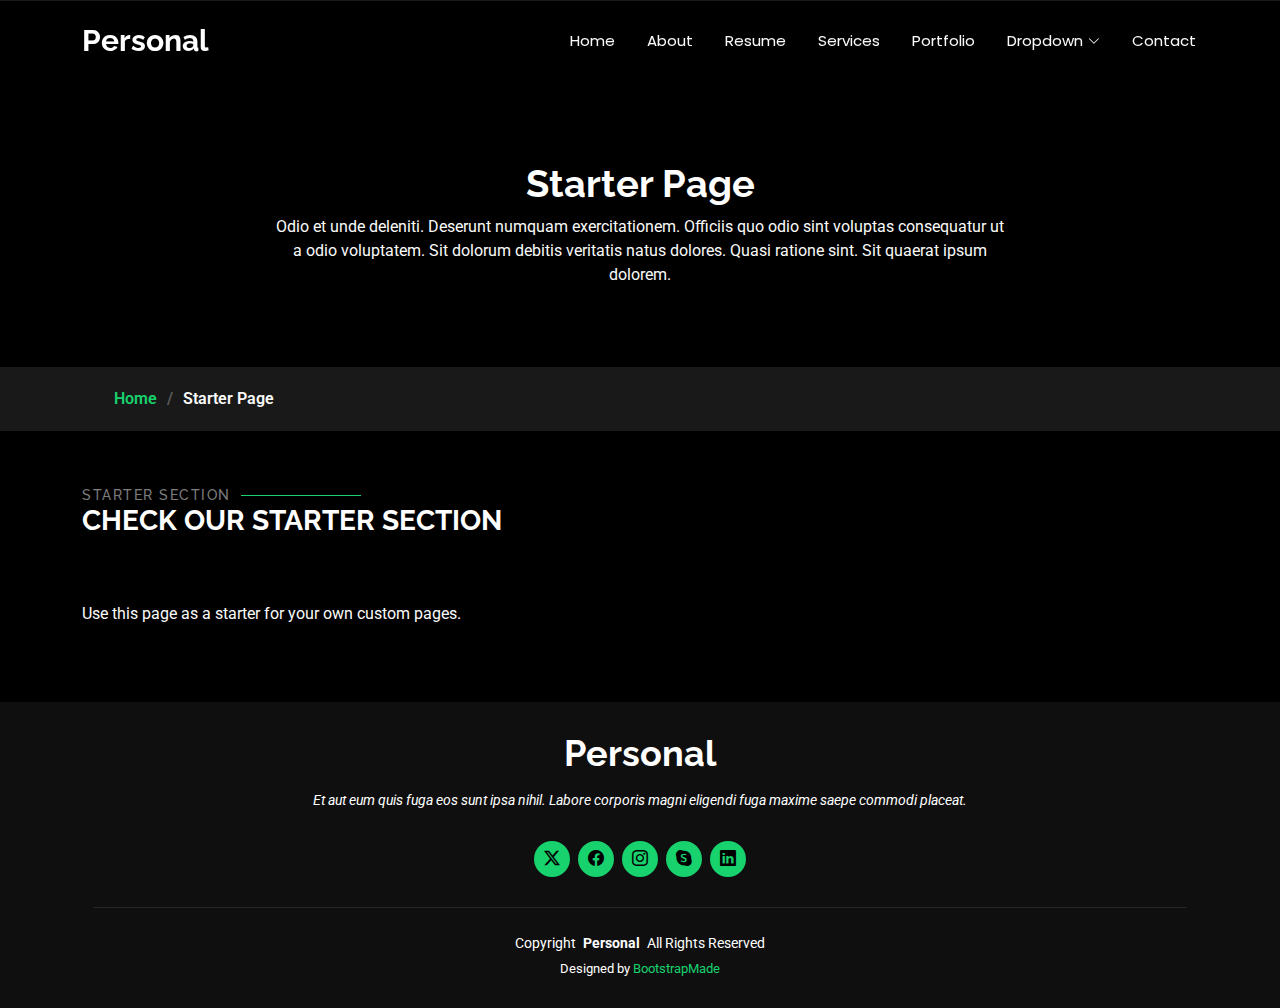
<file: starter-page.html>
<!DOCTYPE html>
<html lang="en">

<head>
  <meta charset="utf-8">
  <meta content="width=device-width, initial-scale=1.0" name="viewport">
  <title>Starter Page - Personal Bootstrap Template</title>
  <meta name="description" content="">
  <meta name="keywords" content="">

  <!-- Favicons -->
  <link href="assets/img/favicon.png" rel="icon">
  <link href="assets/img/apple-touch-icon.png" rel="apple-touch-icon">

  <!-- Fonts -->
  <link href="https://fonts.googleapis.com" rel="preconnect">
  <link href="https://fonts.gstatic.com" rel="preconnect" crossorigin>
  <link href="https://fonts.googleapis.com/css2?family=Roboto:ital,wght@0,100;0,300;0,400;0,500;0,700;0,900;1,100;1,300;1,400;1,500;1,700;1,900&family=Poppins:ital,wght@0,100;0,200;0,300;0,400;0,500;0,600;0,700;0,800;0,900;1,100;1,200;1,300;1,400;1,500;1,600;1,700;1,800;1,900&family=Raleway:ital,wght@0,100;0,200;0,300;0,400;0,500;0,600;0,700;0,800;0,900;1,100;1,200;1,300;1,400;1,500;1,600;1,700;1,800;1,900&display=swap" rel="stylesheet">

  <!-- Vendor CSS Files -->
  <link href="assets/vendor/bootstrap/css/bootstrap.min.css" rel="stylesheet">
  <link href="assets/vendor/bootstrap-icons/bootstrap-icons.css" rel="stylesheet">
  <link href="assets/vendor/aos/aos.css" rel="stylesheet">
  <link href="assets/vendor/swiper/swiper-bundle.min.css" rel="stylesheet">
  <link href="assets/vendor/glightbox/css/glightbox.min.css" rel="stylesheet">

  <!-- Main CSS File -->
  <link href="assets/css/main.css" rel="stylesheet">

  <!-- =======================================================
  * Template Name: Personal
  * Template URL: https://bootstrapmade.com/personal-free-resume-bootstrap-template/
  * Updated: Aug 07 2024 with Bootstrap v5.3.3
  * Author: BootstrapMade.com
  * License: https://bootstrapmade.com/license/
  ======================================================== -->
</head>

<body class="starter-page-page">

  <header id="header" class="header d-flex align-items-center fixed-top">
    <div class="container-fluid container-xl position-relative d-flex align-items-center justify-content-between">

      <a href="index.html" class="logo d-flex align-items-center">
        <!-- Uncomment the line below if you also wish to use an image logo -->
        <!-- <img src="assets/img/logo.png" alt=""> -->
        <h1 class="sitename">Personal</h1>
      </a>

      <nav id="navmenu" class="navmenu">
        <ul>
          <li><a href="index.html">Home</a></li>
          <li><a href="about.html">About</a></li>
          <li><a href="resume.html">Resume</a></li>
          <li><a href="services.html">Services</a></li>
          <li><a href="portfolio.html">Portfolio</a></li>
          <li class="dropdown"><a href="#"><span>Dropdown</span> <i class="bi bi-chevron-down toggle-dropdown"></i></a>
            <ul>
              <li><a href="#">Dropdown 1</a></li>
              <li class="dropdown"><a href="#"><span>Deep Dropdown</span> <i class="bi bi-chevron-down toggle-dropdown"></i></a>
                <ul>
                  <li><a href="#">Deep Dropdown 1</a></li>
                  <li><a href="#">Deep Dropdown 2</a></li>
                  <li><a href="#">Deep Dropdown 3</a></li>
                  <li><a href="#">Deep Dropdown 4</a></li>
                  <li><a href="#">Deep Dropdown 5</a></li>
                </ul>
              </li>
              <li><a href="#">Dropdown 2</a></li>
              <li><a href="#">Dropdown 3</a></li>
              <li><a href="#">Dropdown 4</a></li>
            </ul>
          </li>
          <li><a href="contact.html">Contact</a></li>
        </ul>
        <i class="mobile-nav-toggle d-xl-none bi bi-list"></i>
      </nav>

    </div>
  </header>

  <main class="main">

    <!-- Page Title -->
    <div class="page-title" data-aos="fade">
      <div class="heading">
        <div class="container">
          <div class="row d-flex justify-content-center text-center">
            <div class="col-lg-8">
              <h1>Starter Page</h1>
              <p class="mb-0">Odio et unde deleniti. Deserunt numquam exercitationem. Officiis quo odio sint voluptas consequatur ut a odio voluptatem. Sit dolorum debitis veritatis natus dolores. Quasi ratione sint. Sit quaerat ipsum dolorem.</p>
            </div>
          </div>
        </div>
      </div>
      <nav class="breadcrumbs">
        <div class="container">
          <ol>
            <li><a href="index.html">Home</a></li>
            <li class="current">Starter Page</li>
          </ol>
        </div>
      </nav>
    </div><!-- End Page Title -->

    <!-- Starter Section Section -->
    <section id="starter-section" class="starter-section section">

      <!-- Section Title -->
      <div class="container section-title" data-aos="fade-up">
        <h2>Starter Section</h2>
        <div><span>Check Our</span> <span class="description-title">Starter Section</span></div>
      </div><!-- End Section Title -->

      <div class="container" data-aos="fade-up">
        <p>Use this page as a starter for your own custom pages.</p>
      </div>

    </section><!-- /Starter Section Section -->

  </main>

  <footer id="footer" class="footer dark-background">
    <div class="container">
      <h3 class="sitename">Personal</h3>
      <p>Et aut eum quis fuga eos sunt ipsa nihil. Labore corporis magni eligendi fuga maxime saepe commodi placeat.</p>
      <div class="social-links d-flex justify-content-center">
        <a href=""><i class="bi bi-twitter-x"></i></a>
        <a href=""><i class="bi bi-facebook"></i></a>
        <a href=""><i class="bi bi-instagram"></i></a>
        <a href=""><i class="bi bi-skype"></i></a>
        <a href=""><i class="bi bi-linkedin"></i></a>
      </div>
      <div class="container">
        <div class="copyright">
          <span>Copyright</span> <strong class="px-1 sitename">Personal</strong> <span>All Rights Reserved</span>
        </div>
        <div class="credits">
          <!-- All the links in the footer should remain intact. -->
          <!-- You can delete the links only if you've purchased the pro version. -->
          <!-- Licensing information: https://bootstrapmade.com/license/ -->
          <!-- Purchase the pro version with working PHP/AJAX contact form: [buy-url] -->
          Designed by <a href="https://bootstrapmade.com/">BootstrapMade</a>
        </div>
      </div>
    </div>
  </footer>

  <!-- Scroll Top -->
  <a href="#" id="scroll-top" class="scroll-top d-flex align-items-center justify-content-center"><i class="bi bi-arrow-up-short"></i></a>

  <!-- Preloader -->
  <div id="preloader"></div>

  <!-- Vendor JS Files -->
  <script src="assets/vendor/bootstrap/js/bootstrap.bundle.min.js"></script>
  <script src="assets/vendor/php-email-form/validate.js"></script>
  <script src="assets/vendor/aos/aos.js"></script>
  <script src="assets/vendor/typed.js/typed.umd.js"></script>
  <script src="assets/vendor/purecounter/purecounter_vanilla.js"></script>
  <script src="assets/vendor/waypoints/noframework.waypoints.js"></script>
  <script src="assets/vendor/swiper/swiper-bundle.min.js"></script>
  <script src="assets/vendor/glightbox/js/glightbox.min.js"></script>
  <script src="assets/vendor/imagesloaded/imagesloaded.pkgd.min.js"></script>
  <script src="assets/vendor/isotope-layout/isotope.pkgd.min.js"></script>

  <!-- Main JS File -->
  <script src="assets/js/main.js"></script>

</body>

</html>
</file>
<file: assets/css/main.css>
/**
* Template Name: Personal
* Template URL: https://bootstrapmade.com/personal-free-resume-bootstrap-template/
* Updated: Aug 07 2024 with Bootstrap v5.3.3
* Author: BootstrapMade.com
* License: https://bootstrapmade.com/license/
*/

/*--------------------------------------------------------------
# Font & Color Variables
# Help: https://bootstrapmade.com/color-system/
--------------------------------------------------------------*/
/* Fonts */
:root {
  --default-font: "Roboto",  system-ui, -apple-system, "Segoe UI", Roboto, "Helvetica Neue", Arial, "Noto Sans", "Liberation Sans", sans-serif, "Apple Color Emoji", "Segoe UI Emoji", "Segoe UI Symbol", "Noto Color Emoji";
  --heading-font: "Raleway",  sans-serif;
  --nav-font: "Poppins",  sans-serif;
}

/* Global Colors - The following color variables are used throughout the website. Updating them here will change the color scheme of the entire website */
:root { 
  --background-color: #000000; /* Background color for the entire website, including individual sections */
  --default-color: #fafafa; /* Default color used for the majority of the text content across the entire website */
  --heading-color: #ffffff; /* Color for headings, subheadings and title throughout the website */
  --accent-color: #18d26e; /* Accent color that represents your brand on the website. It's used for buttons, links, and other elements that need to stand out */
  --surface-color: #1a1a1a; /* The surface color is used as a background of boxed elements within sections, such as cards, icon boxes, or other elements that require a visual separation from the global background. */
  --contrast-color: #000000; /* Contrast color for text, ensuring readability against backgrounds of accent, heading, or default colors. */
}

/* Nav Menu Colors - The following color variables are used specifically for the navigation menu. They are separate from the global colors to allow for more customization options */
:root {
  --nav-color: #fafafa;  /* The default color of the main navmenu links */
  --nav-hover-color: #18d26e; /* Applied to main navmenu links when they are hovered over or active */
  --nav-mobile-background-color: #1a1a1a; /* Used as the background color for mobile navigation menu */
  --nav-dropdown-background-color: #1a1a1a; /* Used as the background color for dropdown items that appear when hovering over primary navigation items */
  --nav-dropdown-color: #fafafa; /* Used for navigation links of the dropdown items in the navigation menu. */
  --nav-dropdown-hover-color: #18d26e; /* Similar to --nav-hover-color, this color is applied to dropdown navigation links when they are hovered over. */
}

/* Color Presets - These classes override global colors when applied to any section or element, providing reuse of the sam color scheme. */

.light-background {
  --background-color: #1a1a1a;
  --surface-color: #343434;
}

.dark-background {
  --background-color: rgba(15, 15, 15, 0.975);
  --default-color: #ffffff;
  --heading-color: #ffffff;
  --surface-color: #292929f9;
  --contrast-color: #000000;
}

/* Smooth scroll */
:root {
  scroll-behavior: smooth;
}

/*--------------------------------------------------------------
# General Styling & Shared Classes
--------------------------------------------------------------*/
body {
  color: var(--default-color);
  background-color: var(--background-color);
  font-family: var(--default-font);
}

a {
  color: var(--accent-color);
  text-decoration: none;
  transition: 0.3s;
}

a:hover {
  color: color-mix(in srgb, var(--accent-color), transparent 25%);
  text-decoration: none;
}

h1,
h2,
h3,
h4,
h5,
h6 {
  color: var(--heading-color);
  font-family: var(--heading-font);
}

/* PHP Email Form Messages
------------------------------*/
.php-email-form .error-message {
  display: none;
  background: #df1529;
  color: #ffffff;
  text-align: left;
  padding: 15px;
  margin-bottom: 24px;
  font-weight: 600;
}

.php-email-form .sent-message {
  display: none;
  color: #ffffff;
  background: #059652;
  text-align: center;
  padding: 15px;
  margin-bottom: 24px;
  font-weight: 600;
}

.php-email-form .loading {
  display: none;
  background: var(--surface-color);
  text-align: center;
  padding: 15px;
  margin-bottom: 24px;
}

.php-email-form .loading:before {
  content: "";
  display: inline-block;
  border-radius: 50%;
  width: 24px;
  height: 24px;
  margin: 0 10px -6px 0;
  border: 3px solid var(--accent-color);
  border-top-color: var(--surface-color);
  animation: php-email-form-loading 1s linear infinite;
}

@keyframes php-email-form-loading {
  0% {
    transform: rotate(0deg);
  }

  100% {
    transform: rotate(360deg);
  }
}

/*--------------------------------------------------------------
# Global Header
--------------------------------------------------------------*/
.header {
  --background-color: rgba(0, 0, 0, 0);
  color: var(--default-color);
  background-color: var(--background-color);
  padding: 15px 0;
  transition: all 0.5s;
  z-index: 997;
}

.header .logo {
  line-height: 1;
}

.header .logo img {
  max-height: 32px;
  margin-right: 8px;
}

.header .logo h1 {
  font-size: 30px;
  margin: 0;
  font-weight: 700;
  color: var(--heading-color);
}

.scrolled .header {
  box-shadow: 0px 0 18px rgba(0, 0, 0, 0.1);
}

/* Global Header on Scroll
------------------------------*/
.scrolled .header {
  --background-color: rgba(0, 0, 0, 0.8);
}

/*--------------------------------------------------------------
# Navigation Menu
--------------------------------------------------------------*/
/* Desktop Navigation */
@media (min-width: 1200px) {
  .navmenu {
    padding: 0;
  }

  .navmenu ul {
    margin: 0;
    padding: 0;
    display: flex;
    list-style: none;
    align-items: center;
  }

  .navmenu li {
    position: relative;
  }

  .navmenu>ul>li {
    white-space: nowrap;
    padding: 15px 14px;
  }

  .navmenu>ul>li:last-child {
    padding-right: 0;
  }

  .navmenu a,
  .navmenu a:focus {
    color: var(--nav-color);
    font-size: 15px;
    padding: 0 2px;
    font-family: var(--nav-font);
    font-weight: 400;
    display: flex;
    align-items: center;
    justify-content: space-between;
    white-space: nowrap;
    transition: 0.3s;
    position: relative;
  }

  .navmenu a i,
  .navmenu a:focus i {
    font-size: 12px;
    line-height: 0;
    margin-left: 5px;
    transition: 0.3s;
  }

  .navmenu>ul>li>a:before {
    content: "";
    position: absolute;
    height: 2px;
    bottom: -6px;
    left: 0;
    background-color: var(--nav-hover-color);
    visibility: hidden;
    width: 0px;
    transition: all 0.3s ease-in-out 0s;
  }

  .navmenu a:hover:before,
  .navmenu li:hover>a:before,
  .navmenu .active:before {
    visibility: visible;
    width: 25px;
  }

  .navmenu li:hover>a,
  .navmenu .active,
  .navmenu .active:focus {
    color: var(--nav-hover-color);
  }

  .navmenu .dropdown ul {
    margin: 0;
    padding: 10px 0;
    background: var(--nav-dropdown-background-color);
    display: block;
    position: absolute;
    visibility: hidden;
    left: 14px;
    top: 130%;
    opacity: 0;
    transition: 0.3s;
    border-radius: 4px;
    z-index: 99;
    box-shadow: 0px 0px 30px rgba(0, 0, 0, 0.1);
  }

  .navmenu .dropdown ul li {
    min-width: 200px;
  }

  .navmenu .dropdown ul a {
    padding: 10px 20px;
    font-size: 15px;
    text-transform: none;
    color: var(--nav-dropdown-color);
  }

  .navmenu .dropdown ul a i {
    font-size: 12px;
  }

  .navmenu .dropdown ul a:hover,
  .navmenu .dropdown ul .active:hover,
  .navmenu .dropdown ul li:hover>a {
    color: var(--nav-dropdown-hover-color);
  }

  .navmenu .dropdown:hover>ul {
    opacity: 1;
    top: 100%;
    visibility: visible;
  }

  .navmenu .dropdown .dropdown ul {
    top: 0;
    left: -90%;
    visibility: hidden;
  }

  .navmenu .dropdown .dropdown:hover>ul {
    opacity: 1;
    top: 0;
    left: -100%;
    visibility: visible;
  }
}

/* Mobile Navigation */
@media (max-width: 1199px) {
  .mobile-nav-toggle {
    color: var(--nav-color);
    font-size: 28px;
    line-height: 0;
    margin-right: 10px;
    cursor: pointer;
    transition: color 0.3s;
  }

  .navmenu {
    padding: 0;
    z-index: 9997;
  }

  .navmenu ul {
    display: none;
    list-style: none;
    position: absolute;
    inset: 60px 20px 20px 20px;
    padding: 10px 0;
    margin: 0;
    border-radius: 6px;
    background-color: var(--nav-mobile-background-color);
    border: 1px solid color-mix(in srgb, var(--default-color), transparent 90%);
    box-shadow: none;
    overflow-y: auto;
    transition: 0.3s;
    z-index: 9998;
  }

  .navmenu a,
  .navmenu a:focus {
    color: var(--nav-dropdown-color);
    padding: 10px 20px;
    font-family: var(--nav-font);
    font-size: 17px;
    font-weight: 500;
    display: flex;
    align-items: center;
    justify-content: space-between;
    white-space: nowrap;
    transition: 0.3s;
  }

  .navmenu a i,
  .navmenu a:focus i {
    font-size: 12px;
    line-height: 0;
    margin-left: 5px;
    width: 30px;
    height: 30px;
    display: flex;
    align-items: center;
    justify-content: center;
    border-radius: 50%;
    transition: 0.3s;
    background-color: color-mix(in srgb, var(--accent-color), transparent 90%);
  }

  .navmenu a i:hover,
  .navmenu a:focus i:hover {
    background-color: var(--accent-color);
    color: var(--contrast-color);
  }

  .navmenu a:hover,
  .navmenu .active,
  .navmenu .active:focus {
    color: var(--nav-dropdown-hover-color);
  }

  .navmenu .active i,
  .navmenu .active:focus i {
    background-color: var(--accent-color);
    color: var(--contrast-color);
    transform: rotate(180deg);
  }

  .navmenu .dropdown ul {
    position: static;
    display: none;
    z-index: 99;
    padding: 10px 0;
    margin: 10px 20px;
    background-color: var(--nav-dropdown-background-color);
    transition: all 0.5s ease-in-out;
  }

  .navmenu .dropdown ul ul {
    background-color: rgba(33, 37, 41, 0.1);
  }

  .navmenu .dropdown>.dropdown-active {
    display: block;
    background-color: rgba(33, 37, 41, 0.03);
  }

  .mobile-nav-active {
    overflow: hidden;
  }

  .mobile-nav-active .mobile-nav-toggle {
    color: #fff;
    position: absolute;
    font-size: 32px;
    top: 15px;
    right: 15px;
    margin-right: 0;
    z-index: 9999;
  }

  .mobile-nav-active .navmenu {
    position: fixed;
    overflow: hidden;
    inset: 0;
    background: rgba(33, 37, 41, 0.8);
    transition: 0.3s;
  }

  .mobile-nav-active .navmenu>ul {
    display: block;
  }
}

/*--------------------------------------------------------------
# Global Footer
--------------------------------------------------------------*/
.footer {
  color: var(--default-color);
  background-color: var(--background-color);
  font-size: 14px;
  text-align: center;
  padding: 30px 0;
  position: relative;
}

.footer h3 {
  font-size: 36px;
  font-weight: 700;
  position: relative;
  padding: 0;
  margin: 0 0 15px 0;
}

.footer p {
  font-size: 15;
  font-style: italic;
  padding: 0;
  margin: 0 0 30px 0;
}

.footer .social-links {
  margin: 0 0 30px 0;
}

.footer .social-links a {
  font-size: 16px;
  display: flex;
  align-items: center;
  justify-content: center;
  background: var(--accent-color);
  color: var(--contrast-color);
  line-height: 1;
  margin: 0 4px;
  border-radius: 50%;
  text-align: center;
  width: 36px;
  height: 36px;
  transition: 0.3s;
}

.footer .social-links a:hover {
  background: color-mix(in srgb, var(--accent-color), transparent 20%);
  text-decoration: none;
}

.footer .copyright {
  padding-top: 25px;
  border-top: 1px solid color-mix(in srgb, var(--default-color), transparent 90%);
}

.footer .credits {
  font-size: 13px;
  padding-top: 5px;
}

/*--------------------------------------------------------------
# Preloader
--------------------------------------------------------------*/
#preloader {
  position: fixed;
  inset: 0;
  z-index: 999999;
  overflow: hidden;
  background: var(--background-color);
  transition: all 0.6s ease-out;
}

#preloader:before {
  content: "";
  position: fixed;
  top: calc(50% - 30px);
  left: calc(50% - 30px);
  border: 6px solid #ffffff;
  border-color: var(--accent-color) transparent var(--accent-color) transparent;
  border-radius: 50%;
  width: 60px;
  height: 60px;
  animation: animate-preloader 1.5s linear infinite;
}

@keyframes animate-preloader {
  0% {
    transform: rotate(0deg);
  }

  100% {
    transform: rotate(360deg);
  }
}

/*--------------------------------------------------------------
# Scroll Top Button
--------------------------------------------------------------*/
.scroll-top {
  position: fixed;
  visibility: hidden;
  opacity: 0;
  right: 15px;
  bottom: -15px;
  z-index: 99999;
  background-color: var(--accent-color);
  width: 44px;
  height: 44px;
  border-radius: 50px;
  transition: all 0.4s;
}

.scroll-top i {
  font-size: 24px;
  color: var(--contrast-color);
  line-height: 0;
}

.scroll-top:hover {
  background-color: color-mix(in srgb, var(--accent-color), transparent 20%);
  color: var(--contrast-color);
}

.scroll-top.active {
  visibility: visible;
  opacity: 1;
  bottom: 15px;
}

/*--------------------------------------------------------------
# Disable aos animation delay on mobile devices
--------------------------------------------------------------*/
@media screen and (max-width: 768px) {
  [data-aos-delay] {
    transition-delay: 0 !important;
  }
}

/*--------------------------------------------------------------
# Global Page Titles & Breadcrumbs
--------------------------------------------------------------*/
.page-title {
  color: var(--default-color);
  background-color: var(--background-color);
  position: relative;
}

.page-title .heading {
  padding: 160px 0 80px 0;
  border-top: 1px solid color-mix(in srgb, var(--default-color), transparent 90%);
}

.page-title .heading h1 {
  font-size: 38px;
  font-weight: 700;
}

.page-title nav {
  background-color: color-mix(in srgb, var(--default-color), transparent 90%);
  padding: 20px 0;
}

.page-title nav ol {
  display: flex;
  flex-wrap: wrap;
  list-style: none;
  margin: 0;
  font-size: 16px;
  font-weight: 600;
}

.page-title nav ol li+li {
  padding-left: 10px;
}

.page-title nav ol li+li::before {
  content: "/";
  display: inline-block;
  padding-right: 10px;
  color: color-mix(in srgb, var(--default-color), transparent 70%);
}

/*--------------------------------------------------------------
# Global Sections
--------------------------------------------------------------*/
section,
.section {
  color: var(--default-color);
  background-color: var(--background-color);
  padding: 60px 0;
  scroll-margin-top: 100px;
  overflow: clip;
}

@media (max-width: 1199px) {

  section,
  .section {
    scroll-margin-top: 66px;
  }
}

/*--------------------------------------------------------------
# Global Section Titles
--------------------------------------------------------------*/
.section-title {
  padding-bottom: 60px;
  position: relative;
}

.section-title h2 {
  font-size: 14px;
  font-weight: 500;
  padding: 0;
  line-height: 1px;
  margin: 0;
  letter-spacing: 1.5px;
  text-transform: uppercase;
  color: color-mix(in srgb, var(--default-color), transparent 50%);
  position: relative;
}

.section-title h2::after {
  content: "";
  width: 120px;
  height: 1px;
  display: inline-block;
  background: var(--accent-color);
  margin: 4px 10px;
}

.section-title div {
  color: var(--heading-color);
  margin: 0;
  margin: 0;
  font-size: 28px;
  font-weight: 700;
  text-transform: uppercase;
  font-family: var(--heading-font);
}

/*--------------------------------------------------------------
# Hero Section
--------------------------------------------------------------*/
.hero {
  width: 100%;
  min-height: 100vh;
  position: relative;
  padding: 80px 0;
  display: flex;
  align-items: center;
  justify-content: center;
}

.hero img {
  position: absolute;
  inset: 0;
  display: block;
  width: 100%;
  height: 100%;
  object-fit: cover;
  z-index: 1;
}

.hero .container {
  position: relative;
  z-index: 3;
}

.hero h2 {
  margin: 0;
  font-size: 64px;
  font-weight: 700;
}

.hero p {
  margin: 5px 0 0 0;
  font-size: 26px;
}

.hero p span {
  letter-spacing: 1px;
  border-bottom: 2px solid var(--accent-color);
}

.hero .social-links {
  margin-top: 25px;
}

.hero .social-links a {
  background-color: color-mix(in srgb, var(--default-color), transparent 90%);
  color: var(--default-color);
  font-size: 14px;
  width: 40px;
  height: 40px;
  border-radius: 50px;
  display: inline-flex;
  align-items: center;
  justify-content: center;
  margin-right: 20px;
  transition: 0.3s;
}

.hero .social-links a:hover {
  background-color: var(--accent-color);
}

@media (max-width: 768px) {
  .hero h2 {
    font-size: 32px;
  }

  .hero p {
    font-size: 20px;
  }
}

/*--------------------------------------------------------------
# About Section
--------------------------------------------------------------*/
.about .content h2 {
  font-weight: 700;
  font-size: 24px;
}

.about .content ul {
  list-style: none;
  padding: 0;
}

.about .content ul li {
  margin-bottom: 20px;
  display: flex;
  align-items: center;
}

.about .content ul strong {
  margin-right: 10px;
}

.about .content ul i {
  font-size: 16px;
  margin-right: 5px;
  color: var(--accent-color);
  line-height: 0;
}

/*--------------------------------------------------------------
# Stats Section
--------------------------------------------------------------*/
.stats i {
  background-color: var(--surface-color);
  color: var(--accent-color);
  box-shadow: 0px 2px 25px rgba(0, 0, 0, 0.1);
  width: 54px;
  height: 54px;
  font-size: 24px;
  border-radius: 50px;
  border: 2px solid var(--background-color);
  display: inline-flex;
  align-items: center;
  justify-content: center;
  position: relative;
  z-index: 1;
}

.stats .stats-item {
  background-color: var(--surface-color);
  margin-top: -27px;
  padding: 30px 30px 25px 30px;
  width: 100%;
  position: relative;
  text-align: center;
  box-shadow: 0px 2px 35px rgba(0, 0, 0, 0.1);
  border-radius: 4px;
  z-index: 0;
}

.stats .stats-item span {
  font-size: 36px;
  display: block;
  font-weight: 700;
  color: color-mix(in srgb, var(--default-color), transparent 20%);
}

.stats .stats-item p {
  padding: 0;
  margin: 0;
  font-family: var(--heading-font);
  font-size: 16px;
}

/*--------------------------------------------------------------
# Skills Section
--------------------------------------------------------------*/
.skills .progress {
  height: 60px;
  display: block;
  background: none;
  border-radius: 0;
}

.skills .progress .skill {
  color: var(--heading-color);
  padding: 0;
  margin: 0 0 6px 0;
  text-transform: uppercase;
  display: block;
  font-weight: 600;
  font-family: var(--heading-font);
}

.skills .progress .skill .val {
  float: right;
  font-style: normal;
}

.skills .progress-bar-wrap {
  background: color-mix(in srgb, var(--default-color), transparent 90%);
  height: 10px;
}

.skills .progress-bar {
  width: 1px;
  height: 10px;
  transition: 0.9s;
  background-color: var(--accent-color);
}

/*--------------------------------------------------------------
# Interests Section
--------------------------------------------------------------*/
.interests .features-item {
  background-color: var(--surface-color);
  display: flex;
  align-items: center;
  padding: 20px;
  transition: 0.3s;
  border: 1px solid color-mix(in srgb, var(--default-color), transparent 90%);
  position: relative;
}

.interests .features-item i {
  font-size: 32px;
  padding-right: 10px;
  line-height: 0;
}

.interests .features-item h3 {
  font-weight: 700;
  margin: 0;
  padding: 0;
  line-height: 1;
  font-size: 16px;
}

.interests .features-item h3 a {
  color: var(--heading-color);
  transition: 0.3s;
}

.interests .features-item:hover {
  border-color: var(--accent-color);
}

.interests .features-item:hover h3 a {
  color: var(--accent-color);
}

/*--------------------------------------------------------------
# Testimonials Section
--------------------------------------------------------------*/
.testimonials .testimonials-carousel,
.testimonials .testimonials-slider {
  overflow: hidden;
}

.testimonials .testimonial-item {
  box-sizing: content-box;
  min-height: 320px;
}

.testimonials .testimonial-item .testimonial-img {
  width: 90px;
  border-radius: 50%;
  margin: -40px 0 0 40px;
  position: relative;
  z-index: 2;
  border: 6px solid var(--background-color);
}

.testimonials .testimonial-item h3 {
  font-size: 18px;
  font-weight: bold;
  margin: 10px 0 5px 45px;
}

.testimonials .testimonial-item h4 {
  font-size: 14px;
  color: color-mix(in srgb, var(--default-color), transparent 20%);
  margin: 0 0 0 45px;
}

.testimonials .testimonial-item .quote-icon-left,
.testimonials .testimonial-item .quote-icon-right {
  color: color-mix(in srgb, var(--accent-color), transparent 50%);
  font-size: 26px;
  line-height: 0;
}

.testimonials .testimonial-item .quote-icon-left {
  display: inline-block;
  left: -5px;
  position: relative;
}

.testimonials .testimonial-item .quote-icon-right {
  display: inline-block;
  right: -5px;
  position: relative;
  top: 10px;
  transform: scale(-1, -1);
}

.testimonials .testimonial-item p {
  font-style: italic;
  margin: 0 15px 0 15px;
  padding: 20px 20px 60px 20px;
  background: var(--surface-color);
  border-radius: 6px;
  position: relative;
  z-index: 1;
}

.testimonials .swiper-wrapper {
  height: auto;
}

.testimonials .swiper-pagination {
  margin-top: 20px;
  position: relative;
}

.testimonials .swiper-pagination .swiper-pagination-bullet {
  width: 12px;
  height: 12px;
  background-color: var(--background-color);
  opacity: 1;
  border: 1px solid var(--accent-color);
}

.testimonials .swiper-pagination .swiper-pagination-bullet-active {
  background-color: var(--accent-color);
}

/*--------------------------------------------------------------
# Resume Section
--------------------------------------------------------------*/
.resume .resume-title {
  color: var(--heading-color);
  font-size: 26px;
  font-weight: 700;
  margin-top: 20px;
  margin-bottom: 20px;
}

.resume .resume-item {
  padding: 0 0 20px 20px;
  margin-top: -2px;
  border-left: 2px solid var(--accent-color);
  position: relative;
}

.resume .resume-item h4 {
  line-height: 18px;
  font-size: 18px;
  font-weight: 600;
  text-transform: uppercase;
  color: color-mix(in srgb, var(--default-color), transparent 20%);
  margin-bottom: 10px;
}

.resume .resume-item h5 {
  font-size: 16px;
  padding: 5px 15px;
  display: inline-block;
  font-weight: 600;
  margin-bottom: 10px;
}

.resume .resume-item ul {
  padding-left: 20px;
}

.resume .resume-item ul li {
  padding-bottom: 10px;
}

.resume .resume-item:last-child {
  padding-bottom: 0;
}

.resume .resume-item::before {
  content: "";
  position: absolute;
  width: 16px;
  height: 16px;
  border-radius: 50px;
  left: -9px;
  top: 0;
  background: var(--background-color);
  border: 2px solid var(--accent-color);
}

/*--------------------------------------------------------------
# Services Section
--------------------------------------------------------------*/
.services .service-item {
  background-color: var(--surface-color);
  text-align: center;
  padding: 80px 20px;
  transition: all ease-in-out 0.3s;
  height: 100%;
}

.services .service-item .icon {
  margin: 0 auto;
  width: 64px;
  height: 64px;
  background: var(--accent-color);
  border-radius: 4px;
  display: flex;
  align-items: center;
  justify-content: center;
  margin-bottom: 20px;
  transition: 0.3s;
  transform-style: preserve-3d;
}

.services .service-item .icon i {
  color: var(--contrast-color);
  font-size: 28px;
  transition: ease-in-out 0.3s;
}

.services .service-item .icon::before {
  position: absolute;
  content: "";
  left: -8px;
  top: -8px;
  height: 100%;
  width: 100%;
  background: color-mix(in srgb, var(--accent-color), transparent 80%);
  border-radius: 5px;
  transition: all 0.3s ease-out 0s;
  transform: translateZ(-1px);
}

.services .service-item h3 {
  font-weight: 700;
  margin: 10px 0 15px 0;
  font-size: 22px;
}

.services .service-item p {
  line-height: 24px;
  font-size: 14px;
  margin-bottom: 0;
}

.services .service-item:hover {
  background: var(--accent-color);
  border-color: var(--accent-color);
}

.services .service-item:hover .icon {
  background: var(--surface-color);
}

.services .service-item:hover .icon i {
  color: var(--accent-color);
}

.services .service-item:hover .icon::before {
  background: color-mix(in srgb, var(--background-color), transparent 70%);
}

.services .service-item:hover h3,
.services .service-item:hover p {
  color: var(--contrast-color);
}

/*--------------------------------------------------------------
# Service Details Section
--------------------------------------------------------------*/
.service-details .services-list {
  background-color: var(--surface-color);
  padding: 10px 30px;
  border: 1px solid color-mix(in srgb, var(--default-color), transparent 90%);
  margin-bottom: 20px;
}

.service-details .services-list a {
  display: block;
  line-height: 1;
  padding: 8px 0 8px 15px;
  border-left: 3px solid color-mix(in srgb, var(--default-color), transparent 70%);
  margin: 20px 0;
  color: color-mix(in srgb, var(--default-color), transparent 20%);
  transition: 0.3s;
}

.service-details .services-list a.active {
  color: var(--heading-color);
  font-weight: 700;
  border-color: var(--accent-color);
}

.service-details .services-list a:hover {
  border-color: var(--accent-color);
}

.service-details .services-img {
  margin-bottom: 20px;
}

.service-details h3 {
  font-size: 26px;
  font-weight: 700;
}

.service-details h4 {
  font-size: 20px;
  font-weight: 700;
}

.service-details p {
  font-size: 15px;
}

.service-details ul {
  list-style: none;
  padding: 0;
  font-size: 15px;
}

.service-details ul li {
  padding: 5px 0;
  display: flex;
  align-items: center;
}

.service-details ul i {
  font-size: 20px;
  margin-right: 8px;
  color: var(--accent-color);
}

/*--------------------------------------------------------------
# Portfolio Section
--------------------------------------------------------------*/
.portfolio .portfolio-filters {
  padding: 0;
  margin: 0 auto 20px auto;
  list-style: none;
  text-align: center;
}

.portfolio .portfolio-filters li {
  cursor: pointer;
  display: inline-block;
  padding: 0;
  font-size: 18px;
  font-weight: 500;
  margin: 0 10px;
  line-height: 1;
  margin-bottom: 5px;
  transition: all 0.3s ease-in-out;
}

.portfolio .portfolio-filters li:hover,
.portfolio .portfolio-filters li.filter-active {
  color: var(--accent-color);
}

.portfolio .portfolio-filters li:first-child {
  margin-left: 0;
}

.portfolio .portfolio-filters li:last-child {
  margin-right: 0;
}

@media (max-width: 575px) {
  .portfolio .portfolio-filters li {
    font-size: 14px;
    margin: 0 5px;
  }
}

.portfolio .portfolio-content {
  position: relative;
  overflow: hidden;
}

.portfolio .portfolio-content img {
  transition: 0.3s;
}

.portfolio .portfolio-content .portfolio-info {
  opacity: 0;
  position: absolute;
  inset: 0;
  z-index: 3;
  transition: all ease-in-out 0.3s;
  background: rgba(0, 0, 0, 0.6);
  padding: 15px;
}

.portfolio .portfolio-content .portfolio-info h4 {
  font-size: 14px;
  padding: 5px 10px;
  font-weight: 400;
  color: #ffffff;
  display: inline-block;
  background-color: var(--accent-color);
}

.portfolio .portfolio-content .portfolio-info p {
  position: absolute;
  bottom: 10px;
  text-align: center;
  display: inline-block;
  left: 0;
  right: 0;
  font-size: 16px;
  font-weight: 600;
  color: rgba(255, 255, 255, 0.8);
}

.portfolio .portfolio-content .portfolio-info .preview-link,
.portfolio .portfolio-content .portfolio-info .details-link {
  position: absolute;
  left: calc(50% - 40px);
  font-size: 26px;
  top: calc(50% - 14px);
  color: #fff;
  transition: 0.3s;
  line-height: 1.2;
}

.portfolio .portfolio-content .portfolio-info .preview-link:hover,
.portfolio .portfolio-content .portfolio-info .details-link:hover {
  color: var(--accent-color);
}

.portfolio .portfolio-content .portfolio-info .details-link {
  left: 50%;
  font-size: 34px;
  line-height: 0;
}

.portfolio .portfolio-content:hover .portfolio-info {
  opacity: 1;
}

.portfolio .portfolio-content:hover img {
  transform: scale(1.1);
}

/*--------------------------------------------------------------
# Portfolio Details Section
--------------------------------------------------------------*/
.portfolio-details .portfolio-details-slider img {
  width: 100%;
}

.portfolio-details .portfolio-details-slider .swiper-pagination {
  margin-top: 20px;
  position: relative;
}

.portfolio-details .portfolio-details-slider .swiper-pagination .swiper-pagination-bullet {
  width: 12px;
  height: 12px;
  background-color: color-mix(in srgb, var(--default-color), transparent 85%);
  opacity: 1;
}

.portfolio-details .portfolio-details-slider .swiper-pagination .swiper-pagination-bullet-active {
  background-color: var(--accent-color);
}

.portfolio-details .portfolio-info {
  background-color: var(--surface-color);
  padding: 30px;
  box-shadow: 0px 0 30px rgba(0, 0, 0, 0.1);
}

.portfolio-details .portfolio-info h3 {
  font-size: 22px;
  font-weight: 700;
  margin-bottom: 20px;
  padding-bottom: 20px;
  border-bottom: 1px solid color-mix(in srgb, var(--default-color), transparent 85%);
}

.portfolio-details .portfolio-info ul {
  list-style: none;
  padding: 0;
  font-size: 15px;
}

.portfolio-details .portfolio-info ul li+li {
  margin-top: 10px;
}

.portfolio-details .portfolio-description {
  padding-top: 30px;
}

.portfolio-details .portfolio-description h2 {
  font-size: 26px;
  font-weight: 700;
  margin-bottom: 20px;
}

.portfolio-details .portfolio-description p {
  padding: 0;
  color: color-mix(in srgb, var(--default-color), transparent 30%);
}

/*--------------------------------------------------------------
# Starter Section Section
--------------------------------------------------------------*/
.starter-section {
  /* Add your styles here */
}

/*--------------------------------------------------------------
# Contact Section
--------------------------------------------------------------*/
.contact .info-item {
  box-shadow: 0px 0px 20px rgba(0, 0, 0, 0.1);
  padding: 20px 30px;
}

.contact .info-item .icon {
  color: var(--contrast-color);
  background-color: var(--accent-color);
  width: 56px;
  height: 56px;
  font-size: 24px;
  display: flex;
  justify-content: center;
  align-items: center;
  transition: all 0.3s ease-in-out;
  border-radius: 50%;
  margin-right: 15px;
}

.contact .info-item h3 {
  font-size: 18px;
  font-weight: 700;
  margin: 0 0 2px 0;
}

.contact .info-item p {
  padding: 0;
  margin-bottom: 0;
  font-size: 14px;
}

.contact .info-item .social-links a {
  font-size: 24px;
  display: inline-block;
  line-height: 1;
  margin: 4px 6px 0 0;
  transition: 0.3s;
  color: color-mix(in srgb, var(--default-color), transparent 50%);
}

.contact .info-item .social-links a:hover {
  color: var(--accent-color);
}

.contact .php-email-form {
  box-shadow: 0px 0px 20px rgba(0, 0, 0, 0.1);
  padding: 30px;
  margin-top: 30px;
}

@media (max-width: 575px) {
  .contact .php-email-form {
    padding: 20px;
  }
}

.contact .php-email-form input[type=text],
.contact .php-email-form input[type=email],
.contact .php-email-form textarea {
  color: var(--default-color);
  background-color: color-mix(in srgb, var(--background-color), transparent 50%);
  border-color: color-mix(in srgb, var(--default-color), transparent 80%);
  font-size: 14px;
  padding: 10px 15px;
  box-shadow: none;
  border-radius: 0;
}

.contact .php-email-form input[type=text]:focus,
.contact .php-email-form input[type=email]:focus,
.contact .php-email-form textarea:focus {
  border-color: var(--accent-color);
}

.contact .php-email-form input[type=text]::placeholder,
.contact .php-email-form input[type=email]::placeholder,
.contact .php-email-form textarea::placeholder {
  color: color-mix(in srgb, var(--default-color), transparent 70%);
}

.contact .php-email-form button[type=submit] {
  color: var(--contrast-color);
  background: var(--accent-color);
  border: 0;
  padding: 10px 30px;
  transition: 0.4s;
  border-radius: 50px;
}

.contact .php-email-form button[type=submit]:hover {
  background: color-mix(in srgb, var(--accent-color), transparent 20%);
}
</file>
